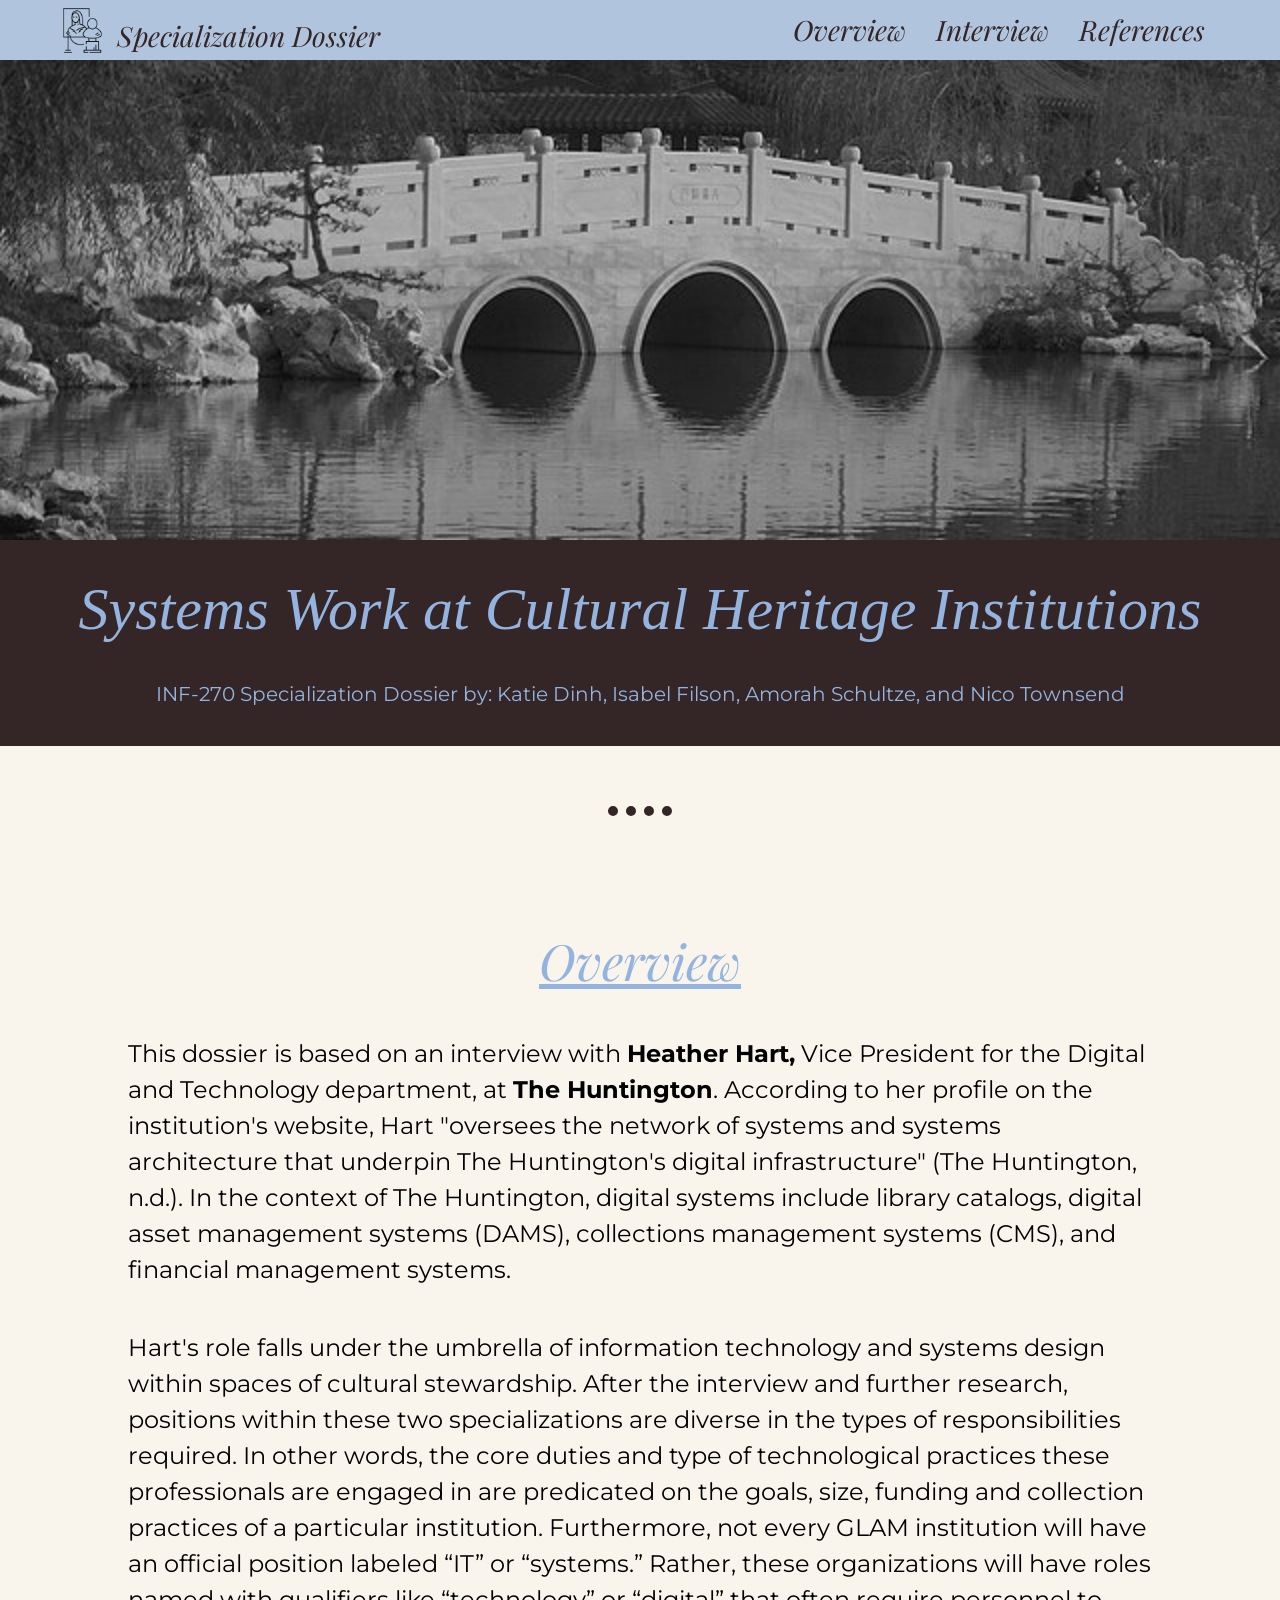
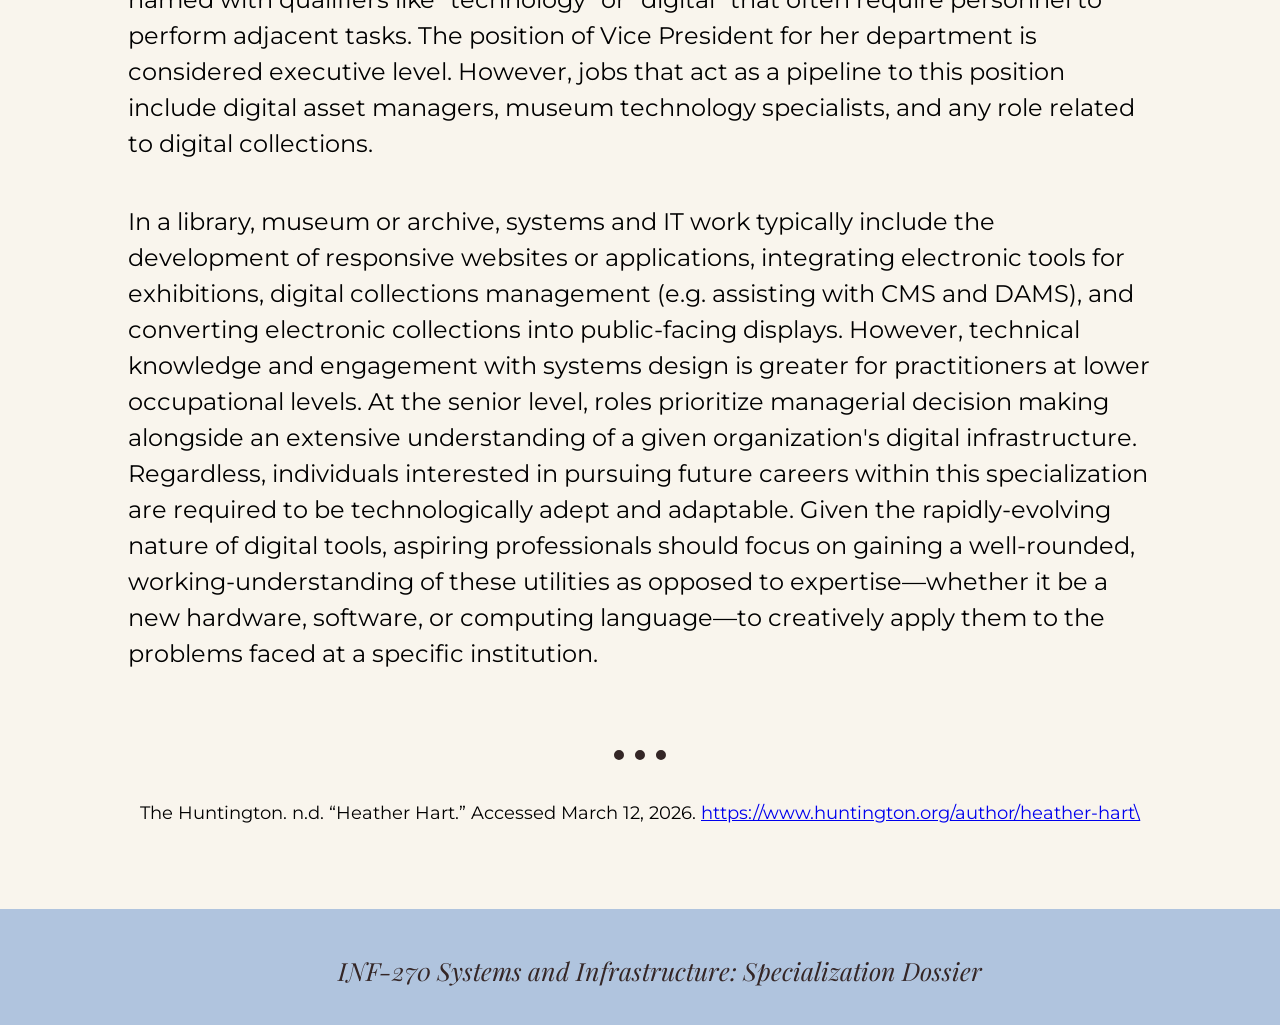
<file: index.html>
<!DOCTYPE html>
<html lang="eng">
<head>
    <meta charset="UTF-8">
    <meta http-equiv="X-UA-Compatible" content="IE=edge">
    <meta name="viewport" content="width=device-width, initial-scale=1.0">
    <title>Specialization Dossier</title>

    <link rel="preconnect" href="https://fonts.googleapis.com">
    <link rel="preconnect" href="https://fonts.gstatic.com" crossorigin>
    <link href="https://fonts.googleapis.com/css2?family=Playfair+Display:ital,wght@0,400..900;1,400..900&family=Source+Sans+3:ital,wght@0,200..900;1,200..900&display=swap" rel="stylesheet">

    <link rel="preconnect" href="https://fonts.googleapis.com">
    <link rel="preconnect" href="https://fonts.gstatic.com" crossorigin>
    <link href="https://fonts.googleapis.com/css2?family=Montserrat:ital,wght@0,100..900;1,100..900&display=swap" rel="stylesheet">

    <link rel="stylesheet" href="style.css">
</head>

<body>
    <header class="hero">
    </header>
    <header class="header-main">
        <div class="icon">
            <img src="museum.png" style="width: 45px; height:45px"> 
        </div>
        <div class="specializationdossier">
            <p>Specialization Dossier</p>
        </div>
        <nav>
            <ul>
                <li><a href="index.html">Overview</a>
                    <ul>
                        <li><a href="typical tasks.html">Typical Tasks</a></li>
                        <li><a href="professionalcontext.html">Professional Context</a></li>
                        <li><a href="jobmarketoutlook.html">Job-Market Outlook</a></li>
                        <li><a href="techskillsnap.html">Technical Skill Snapshot</a></li>
                        <li><a href="trainingagenda.html">Training Agenda</a></li>
                        <li><a href="labortrends.html">Labor Trends</a></li>
                        <li><a href="ai.html">AI Implications</a></li>
                        <li><a href="con.html">Contributions</a></li>
                    </ul>
                </li>
                <li><a href="interview.html">Interview</a></li>
                <li><a href="references.html">References</a></li>
            </ul>
        </nav>
    </header>

    <div class="hero-content">
        <h1 class="title">Systems Work at Cultural Heritage Institutions</h1>
        <p class="subtitle">INF-270 Specialization Dossier by: Katie Dinh, Isabel Filson, Amorah Schultze, and Nico Townsend</p>
    </div>

    <hr class="my-divider">

    <div class="overview">
        <p>Overview</p>
    </div>
    <div class="content">
        <p>
            This dossier is based on an interview with <b>Heather Hart,</b> Vice President for the Digital and Technology department, at <b>The Huntington</b>. According to her profile on the institution's website, Hart "oversees the network of systems and systems architecture that underpin The Huntington's digital infrastructure" (The Huntington, n.d.). In the context of The Huntington, digital systems include library catalogs, digital asset management systems (DAMS), collections management systems (CMS), and financial management systems. 
        </p>
        <p>
            Hart's role falls under the umbrella of information technology and systems design within spaces of cultural stewardship. After the interview and further research, positions within these two specializations are diverse in the types of responsibilities required. In other words, the core duties and type of technological practices these professionals are engaged in are predicated on the goals, size, funding and collection practices of a particular institution. Furthermore, not every GLAM institution will have an official position labeled “IT” or “systems.” Rather, these organizations will have roles named with qualifiers like “technology” or “digital” that often require personnel to perform adjacent tasks. The position of Vice President for her department is considered executive level. However, jobs that act as a pipeline to this position include digital asset managers, museum technology specialists, and any role related to digital collections.
        </p>
        <p>
            In a library, museum or archive, systems and IT work typically include the development of responsive websites or applications, integrating electronic tools for exhibitions, digital collections management (e.g. assisting with CMS and DAMS), and converting electronic collections into public-facing displays. However, technical knowledge and engagement with systems design is greater for practitioners at lower occupational levels. At the senior level, roles prioritize managerial decision making alongside an extensive understanding of a given organization's digital infrastructure. Regardless, individuals interested in pursuing future careers within this specialization are required to be technologically adept and adaptable. Given the rapidly-evolving nature of digital tools, aspiring professionals should focus on gaining a well-rounded, working-understanding of these utilities as opposed to expertise—whether it be a new hardware, software, or computing language—to creatively apply them to the problems faced at a specific institution. 
        </p>

        <hr class="my-divider">
    </div>

    <div class="reference1">
        <p>The Huntington. n.d. “Heather Hart.” Accessed March 12, 2026. <a href="https://www.huntington.org/author/heather-hart\">https://www.huntington.org/author/heather-hart\</a></p>
    </div>

    <footer class="footer">
        <p>INF-270 Systems and Infrastructure: Specialization Dossier</p>
    </footer>

</body>

</html>
</file>
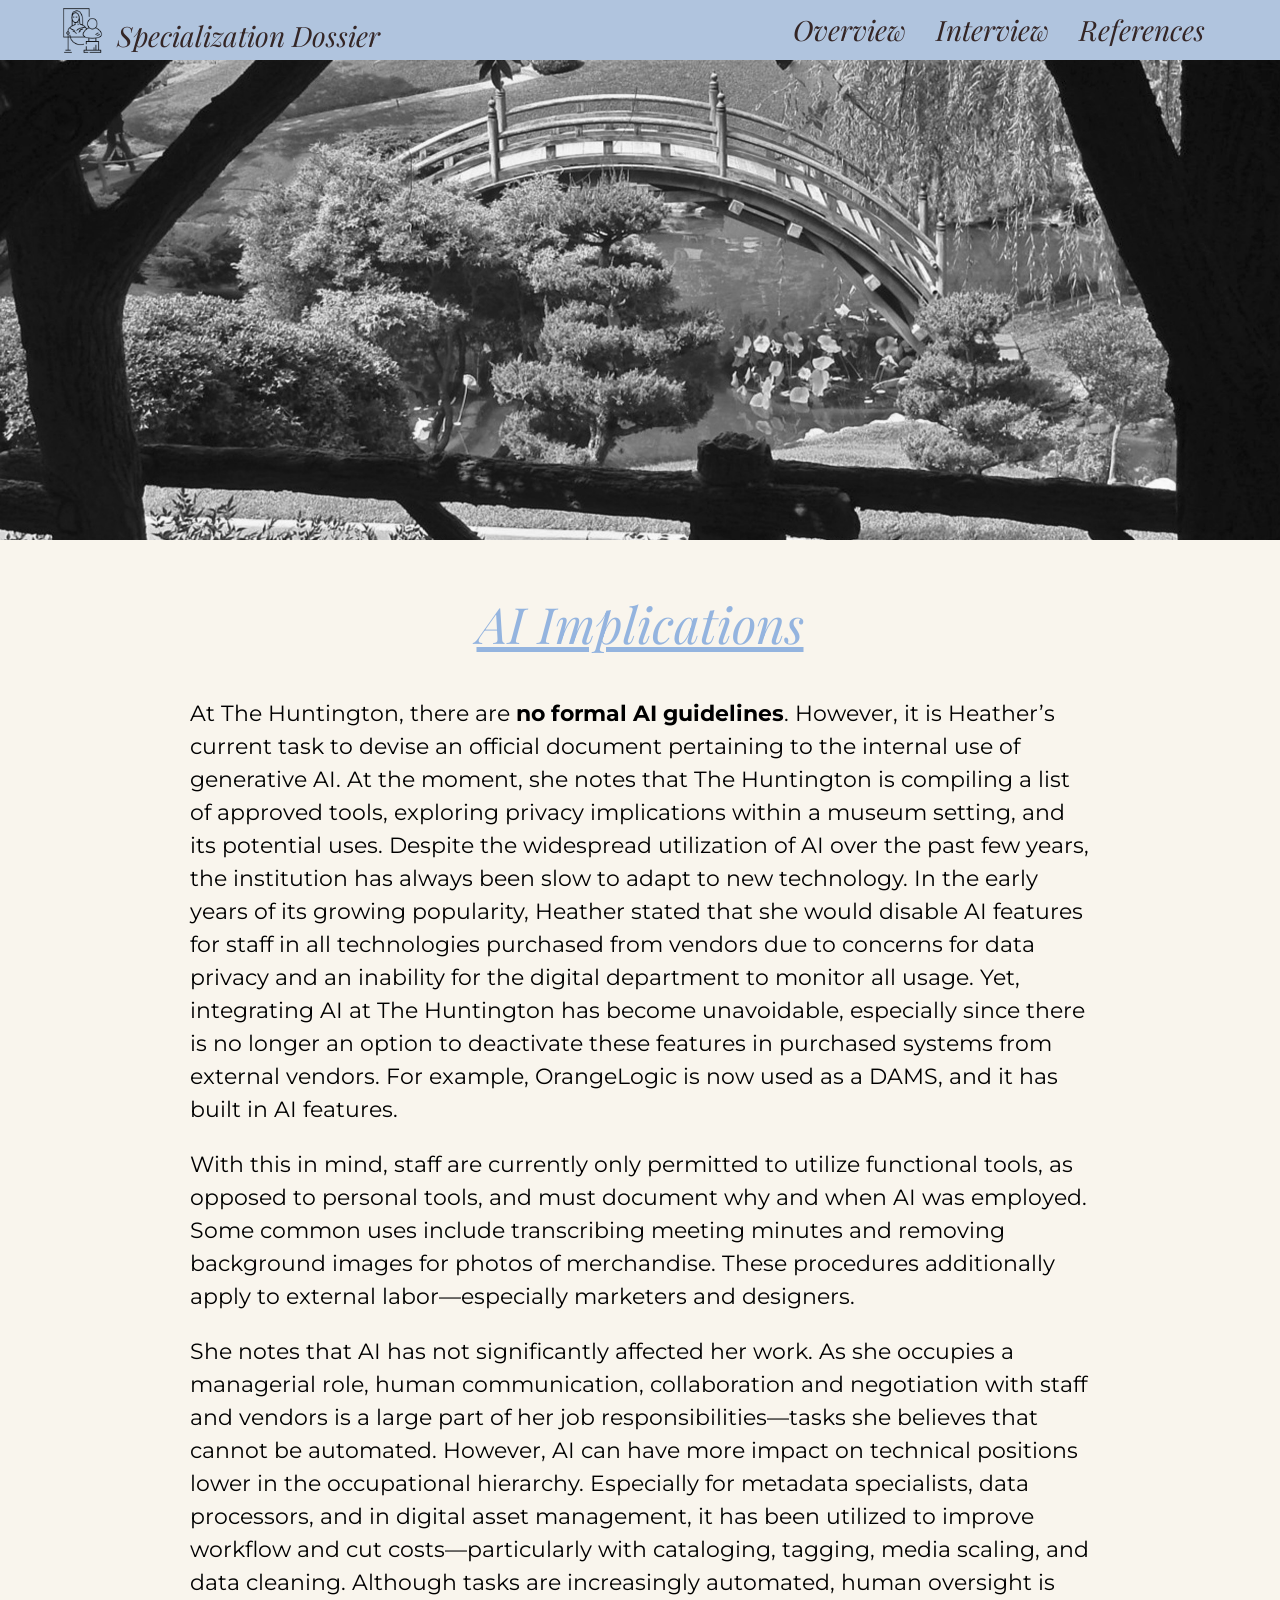
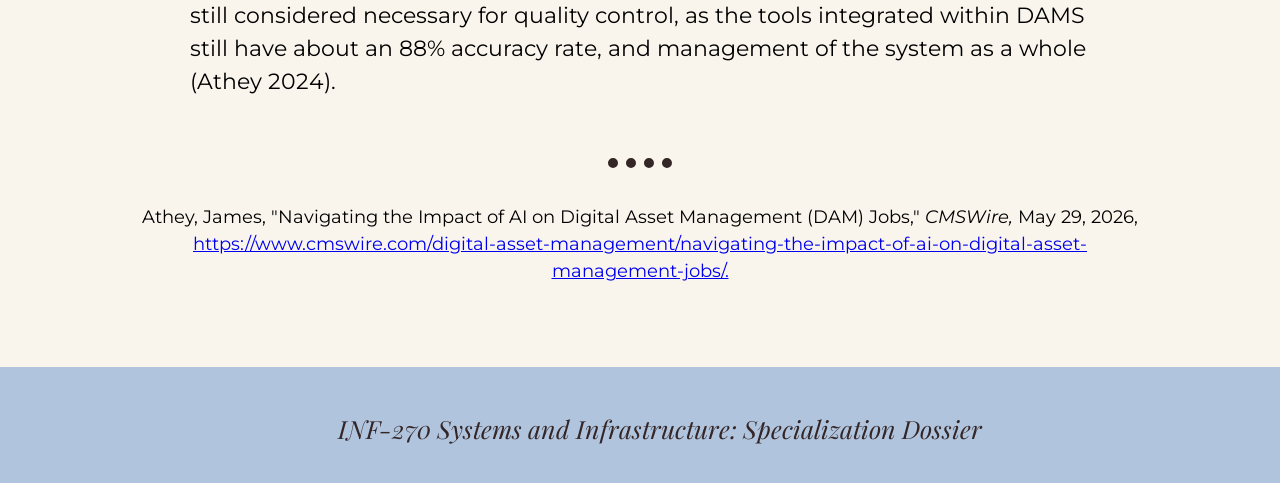
<file: ai.html>
<!DOCTYPE html>
<html lang="eng">
<head>
    <meta charset="UTF-8">
    <meta http-equiv="X-UA-Compatible" content="IE=edge">
    <meta name="viewport" content="width=device-width, initial-scale=1.0">
    <title>Specialization Dossier</title>

    <link rel="preconnect" href="https://fonts.googleapis.com">
    <link rel="preconnect" href="https://fonts.gstatic.com" crossorigin>
    <link href="https://fonts.googleapis.com/css2?family=Playfair+Display:ital,wght@0,400..900;1,400..900&family=Source+Sans+3:ital,wght@0,200..900;1,200..900&display=swap" rel="stylesheet">

    <link rel="preconnect" href="https://fonts.googleapis.com">
    <link rel="preconnect" href="https://fonts.gstatic.com" crossorigin>
    <link href="https://fonts.googleapis.com/css2?family=Montserrat:ital,wght@0,100..900;1,100..900&display=swap" rel="stylesheet">

    <link rel="stylesheet" href="style.css">
</head>

<body>
    <header class="hero8">
    </header>
    <header class="header-main">
        <div class="icon">
            <img src="museum.png" style="width: 45px; height:45px"> 
        </div>
        <div class="specializationdossier">
            <p>Specialization Dossier</p>
        </div>
      
        <nav>
            <ul>
                <li><a href="index.html">Overview</a>
                    <ul>
                        <li><a href="typical tasks.html">Typical Tasks</a></li>
                        <li><a href="professionalcontext.html">Professional Context</a></li>
                        <li><a href="jobmarketoutlook.html">Job-Market Outlook</a></li>
                        <li><a href="techskillsnap.html">Technical Skill Snapshot</a></li>
                        <li><a href="trainingagenda.html">Training Agenda</a></li>
                        <li><a href="labortrends.html">Labor Trends</a></li>
                        <li><a href="ai.html">AI Implications</a></li>
                        <li><a href="con.html">Contributions</a></li>
                    </ul>
                </li>
                <li><a href="interview.html">Interview</a></li>
                <li><a href="references.html">References</a></li>
            </ul>
        </nav>
    </header>

    <div class="aititle">
        <p>AI Implications</p>
    </div>

    <div class="aicontent">
        <p>At The Huntington, there are <b>no formal AI guidelines</b>. However, it is Heather’s current task to devise an official document pertaining to the internal use of generative AI. At the moment, she notes that The Huntington is compiling a list of approved tools, exploring privacy implications within a museum setting, and its potential uses. Despite the widespread utilization of AI over the past few years, the institution has always been slow to adapt to new technology. In the early years of its growing popularity, Heather stated that she would disable AI features for staff in all technologies purchased from vendors due to concerns for data privacy and an inability for the digital department to monitor all usage. Yet, integrating AI at The Huntington has become unavoidable, especially since there is no longer an option to deactivate these features in purchased systems from external vendors. For example, OrangeLogic is now used as a DAMS, and it has built in AI features.</p>

        <p> With this in mind, staff are currently only permitted to utilize functional tools, as opposed to personal tools, and must document why and when AI was employed. Some common uses include transcribing meeting minutes and removing background images for photos of merchandise. These procedures additionally apply to external labor—especially marketers and designers.<p>

        <p>She notes that AI has not significantly affected her work. As she occupies a managerial role, human communication, collaboration and negotiation with staff and vendors is a large part of her job responsibilities—tasks she believes that cannot be automated. However, AI can have more impact on technical positions lower in the occupational hierarchy. Especially for metadata specialists, data processors, and in digital asset management, it has been utilized to improve workflow and cut costs—particularly with cataloging, tagging, media scaling, and data cleaning. Although tasks are increasingly automated, human oversight is still considered necessary for quality control, as the tools integrated within DAMS still have about an 88% accuracy rate, and management of the system as a whole (Athey 2024).</p>
    </div>

    <hr class="my-divider">

    <div class="reference4">
        <p>Athey, James, "Navigating the Impact of AI on Digital Asset Management (DAM) Jobs," <i>CMSWire,</i> May 29, 2026, <a href="https://www.cmswire.com/digital-asset-management/navigating-the-impact-of-ai-on-digital-asset-management-jobs/">https://www.cmswire.com/digital-asset-management/navigating-the-impact-of-ai-on-digital-asset-management-jobs/.</a></p>
    </div>

     <footer class="footer">
        <p>INF-270 Systems and Infrastructure: Specialization Dossier</p>
    </footer>

</body>
</file>
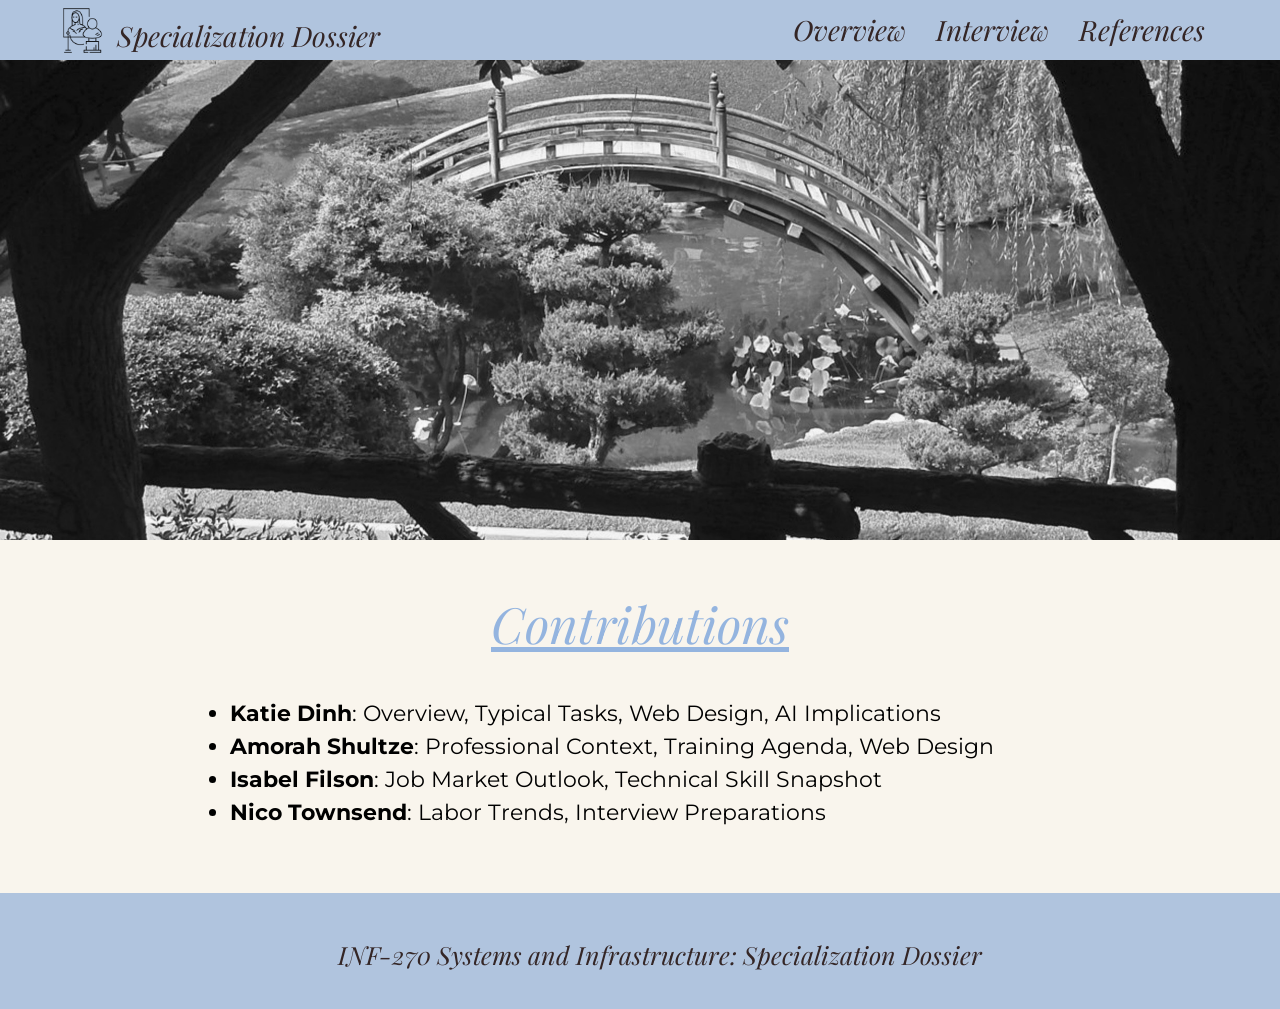
<file: con.html>
<!DOCTYPE html>
<html lang="eng">
<head>
    <meta charset="UTF-8">
    <meta http-equiv="X-UA-Compatible" content="IE=edge">
    <meta name="viewport" content="width=device-width, initial-scale=1.0">
    <title>Specialization Dossier</title>

    <link rel="preconnect" href="https://fonts.googleapis.com">
    <link rel="preconnect" href="https://fonts.gstatic.com" crossorigin>
    <link href="https://fonts.googleapis.com/css2?family=Playfair+Display:ital,wght@0,400..900;1,400..900&family=Source+Sans+3:ital,wght@0,200..900;1,200..900&display=swap" rel="stylesheet">

    <link rel="preconnect" href="https://fonts.googleapis.com">
    <link rel="preconnect" href="https://fonts.gstatic.com" crossorigin>
    <link href="https://fonts.googleapis.com/css2?family=Montserrat:ital,wght@0,100..900;1,100..900&display=swap" rel="stylesheet">

    <link rel="stylesheet" href="style.css">
</head>

<body>
    <header class="hero8">
    </header>
    <header class="header-main">
        <div class="icon">
            <img src="museum.png" style="width: 45px; height:45px"> 
        </div>
        <div class="specializationdossier">
            <p>Specialization Dossier</p>
        </div>
      
        <nav>
            <ul>
                <li><a href="index.html">Overview</a>
                    <ul>
                        <li><a href="typical tasks.html">Typical Tasks</a></li>
                        <li><a href="professionalcontext.html">Professional Context</a></li>
                        <li><a href="jobmarketoutlook.html">Job-Market Outlook</a></li>
                        <li><a href="techskillsnap.html">Technical Skill Snapshot</a></li>
                        <li><a href="trainingagenda.html">Training Agenda</a></li>
                        <li><a href="labortrends.html">Labor Trends</a></li>
                        <li><a href="ai.html">AI Implications</a></li>
                        <li><a href="con.html">Contributions</a></li>
                    </ul>
                </li>
                <li><a href="interview.html">Interview</a></li>
                <li><a href="references.html">References</a></li>
            </ul>
        </nav>
    </header>

    <div class="contitle">
        <p>Contributions</p>
    </div>

    <div class="concontent">
        <ul>
            <li><b>Katie Dinh</b>: Overview, Typical Tasks, Web Design, AI Implications</li>
            <li><b>Amorah Shultze</b>: Professional Context, Training Agenda, Web Design</li>
            <li><b>Isabel Filson</b>: Job Market Outlook, Technical Skill Snapshot</li>
            <li><b>Nico Townsend</b>: Labor Trends, Interview Preparations</li>
        </ul>
    </div>

     <footer class="footer">
        <p>INF-270 Systems and Infrastructure: Specialization Dossier</p>
    </footer>

</body>
</file>
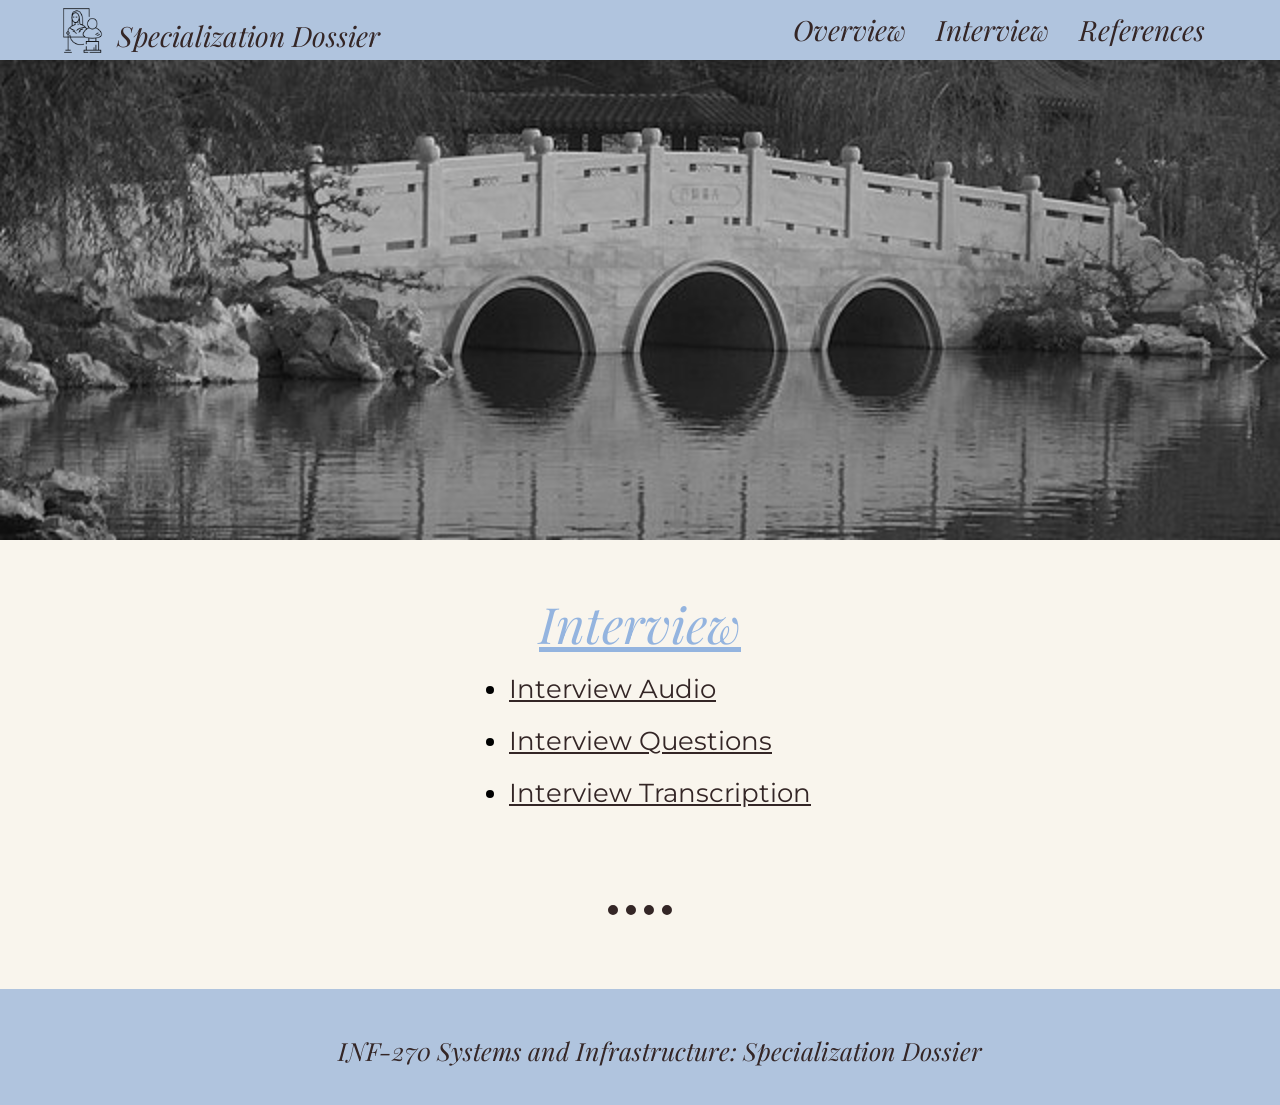
<file: interview.html>
<!DOCTYPE html>
<html lang="eng">
<head>
    <meta charset="UTF-8">
    <meta http-equiv="X-UA-Compatible" content="IE=edge">
    <meta name="viewport" content="width=device-width, initial-scale=1.0">
    <title>Specialization Dossier</title>

    <link rel="preconnect" href="https://fonts.googleapis.com">
    <link rel="preconnect" href="https://fonts.gstatic.com" crossorigin>
    <link href="https://fonts.googleapis.com/css2?family=Playfair+Display:ital,wght@0,400..900;1,400..900&family=Source+Sans+3:ital,wght@0,200..900;1,200..900&display=swap" rel="stylesheet">

    <link rel="preconnect" href="https://fonts.googleapis.com">
    <link rel="preconnect" href="https://fonts.gstatic.com" crossorigin>
    <link href="https://fonts.googleapis.com/css2?family=Montserrat:ital,wght@0,100..900;1,100..900&display=swap" rel="stylesheet">

    <link rel="stylesheet" href="style.css">
</head>

<body>
    <header class="hero">
    </header>
    <header class="header-main">
        <div class="icon">
            <img src="museum.png" style="width: 45px; height:45px"> 
        </div>
        <div class="specializationdossier">
            <p>Specialization Dossier</p>
        </div>
        
        <nav>
            <ul>
                <li><a href="index.html">Overview</a>
                    <ul>
                        <li><a href="typical tasks.html">Typical Tasks</a></li>
                        <li><a href="professionalcontext.html">Professional Context</a></li>
                        <li><a href="jobmarketoutlook.html">Job-Market Outlook</a></li>
                        <li><a href="techskillsnap.html">Technical Skill Snapshot</a></li>
                        <li><a href="trainingagenda.html">Training Agenda</a></li>
                        <li><a href="labortrends.html">Labor Trends</a></li>
                        <li><a href="ai.html">AI Implications</a></li>
                        <li><a href="con.html">Contributions</a></li>
                    </ul>
                </li>
                <li><a href="interview.html">Interview</a></li>
                <li><a href="references.html">References</a></li>
            </ul>
        </nav> 
    </header>

    <div class="interviewtitle">
        <p>Interview</p>
    </div>

    <div class="imaterials">
        <ul>
            <li><a href="https://drive.google.com/file/d/1c_moO1cpTCsff6AShShE4Yu24xeMCNZO/view?usp=drive_link">Interview Audio</a></li>
            <li><a href="questions.pdf">Interview Questions</a></li>
            <li><a href="https://drive.google.com/file/d/19dJtGqli6WXVyblGk67k4Xl9icqNPKGz/view?usp=drive_link">Interview Transcription</a></li>
        </ul>
    </div>

    <hr class="my-divider">

    <footer class="footer">
        <p>INF-270 Systems and Infrastructure: Specialization Dossier</p>
    </footer>
</file>
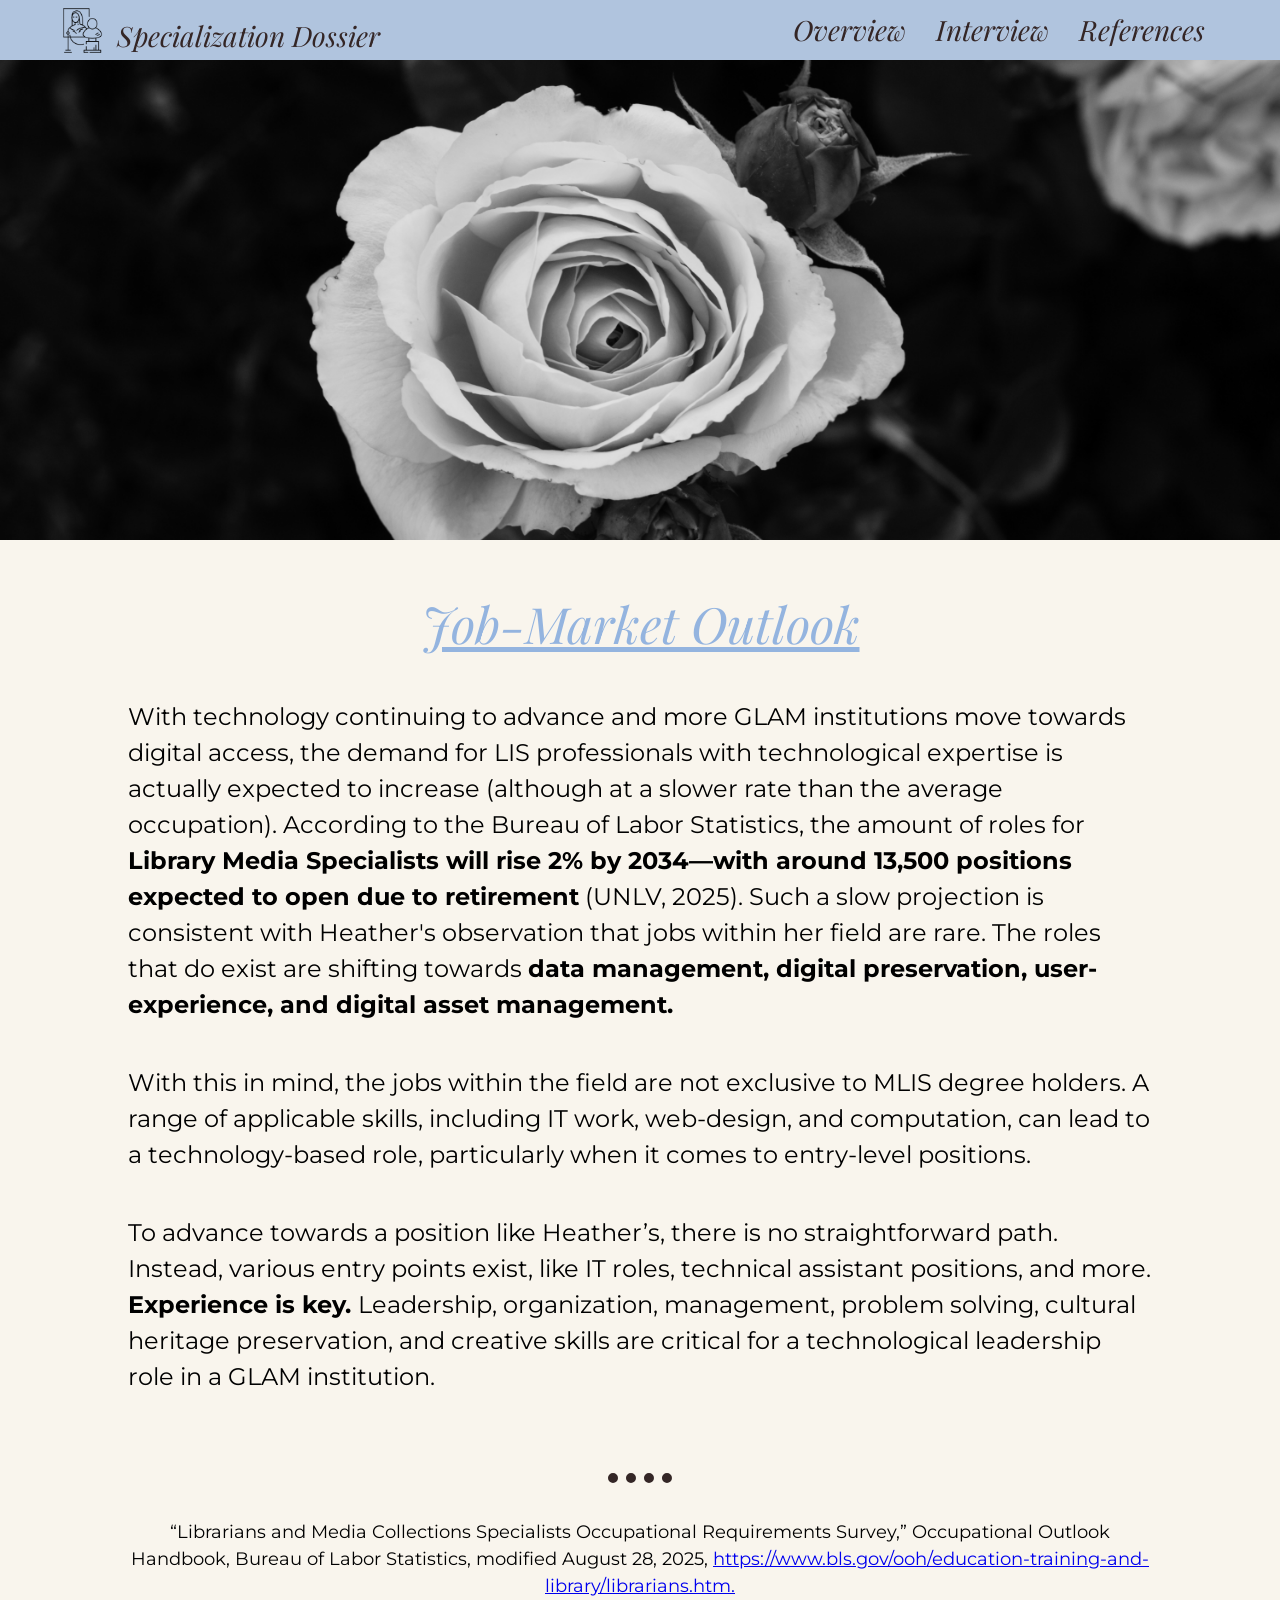
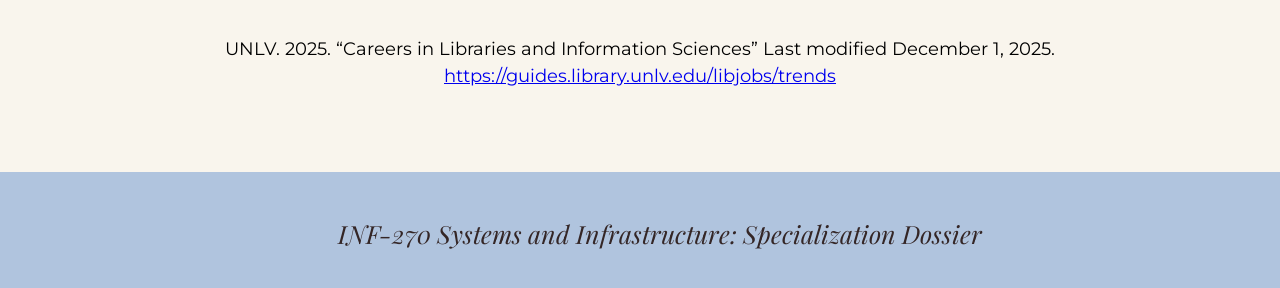
<file: jobmarketoutlook.html>
<!DOCTYPE html>
<html lang="eng">
<head>
    <meta charset="UTF-8">
    <meta http-equiv="X-UA-Compatible" content="IE=edge">
    <meta name="viewport" content="width=device-width, initial-scale=1.0">
    <title>Specialization Dossier</title>

    <link rel="preconnect" href="https://fonts.googleapis.com">
    <link rel="preconnect" href="https://fonts.gstatic.com" crossorigin>
    <link href="https://fonts.googleapis.com/css2?family=Playfair+Display:ital,wght@0,400..900;1,400..900&family=Source+Sans+3:ital,wght@0,200..900;1,200..900&display=swap" rel="stylesheet">

    <link rel="preconnect" href="https://fonts.googleapis.com">
    <link rel="preconnect" href="https://fonts.gstatic.com" crossorigin>
    <link href="https://fonts.googleapis.com/css2?family=Montserrat:ital,wght@0,100..900;1,100..900&display=swap" rel="stylesheet">

    <link rel="stylesheet" href="style.css">
</head>
<body>
 <header class="hero4"></header>
 <header class="header-main">
        <div class="icon">
            <img src="museum.png" style="width: 45px; height:45px"> 
        </div>
        <div class="specializationdossier">
            <p>Specialization Dossier</p>
        </div>
        <nav>
            <ul>
                <li><a href="index.html">Overview</a>
                    <ul>
                        <li><a href="typical tasks.html">Typical Tasks</a></li>
                        <li><a href="professionalcontext.html">Professional Context</a></li>
                        <li><a href="jobmarketoutlook.html">Job-Market Outlook</a></li>
                        <li><a href="techskillsnap.html">Technical Skill Snapshot</a></li>
                        <li><a href="trainingagenda.html">Training Agenda</a></li>
                        <li><a href="labortrends.html">Labor Trends</a></li>
                        <li><a href="ai.html">AI Implications</a></li>
                        <li><a href="con.html">Contributions</a></li>
                    </ul>
                </li>
                <li><a href="interview.html">Interview</a></li>
                <li><a href="references.html">References</a></li>
            </ul>
        </nav>
    </header>

  <div class="jbtitle">
        <p>Job-Market Outlook</p>
  </div>

  <div class="jbcontent">
    <p>With technology continuing to advance and more GLAM institutions move towards digital access, the demand for LIS professionals with technological expertise is actually expected to increase (although at a slower rate than the average occupation). According to the Bureau of Labor Statistics, the amount of roles for <b>Library Media Specialists will rise 2% by 2034—with around 13,500 positions expected to open due to retirement</b> (UNLV, 2025). Such a slow projection is consistent with Heather's observation that jobs within her field are rare. The roles that do exist are shifting towards <b>data management, digital preservation, user-experience, and digital asset management.</b></p>

    <p>With this in mind, the jobs within the field are not exclusive to MLIS degree holders. A range of applicable skills, including IT work, web-design, and computation, can lead to a technology-based role, particularly when it comes to entry-level positions.</p>

    <p>To advance towards a position like Heather’s, there is no straightforward path. Instead, various entry points exist, like IT roles, technical assistant positions, and more. <b>Experience is key. </b>Leadership, organization, management, problem solving, cultural heritage preservation, and creative skills are critical for a technological leadership role in a GLAM institution. </p> 
  </div>

  <hr class="my-divider">
  <div class="reference2">
    <p>“Librarians and Media Collections Specialists Occupational Requirements Survey,” Occupational Outlook Handbook, Bureau of Labor Statistics, modified August 28, 2025, <a href="https://www.bls.gov/ooh/education-training-and-library/librarians.htm">https://www.bls.gov/ooh/education-training-and-library/librarians.htm.</a></p>

    <p>UNLV. 2025. “Careers in Libraries and Information Sciences” Last modified December 1, 2025. <a href="https://guides.library.unlv.edu/libjobs/trends">https://guides.library.unlv.edu/libjobs/trends</a></p>
    
  </div>

  <footer class="footer">
        <p>INF-270 Systems and Infrastructure: Specialization Dossier</p>
  </footer>
</body>
</html>
</file>
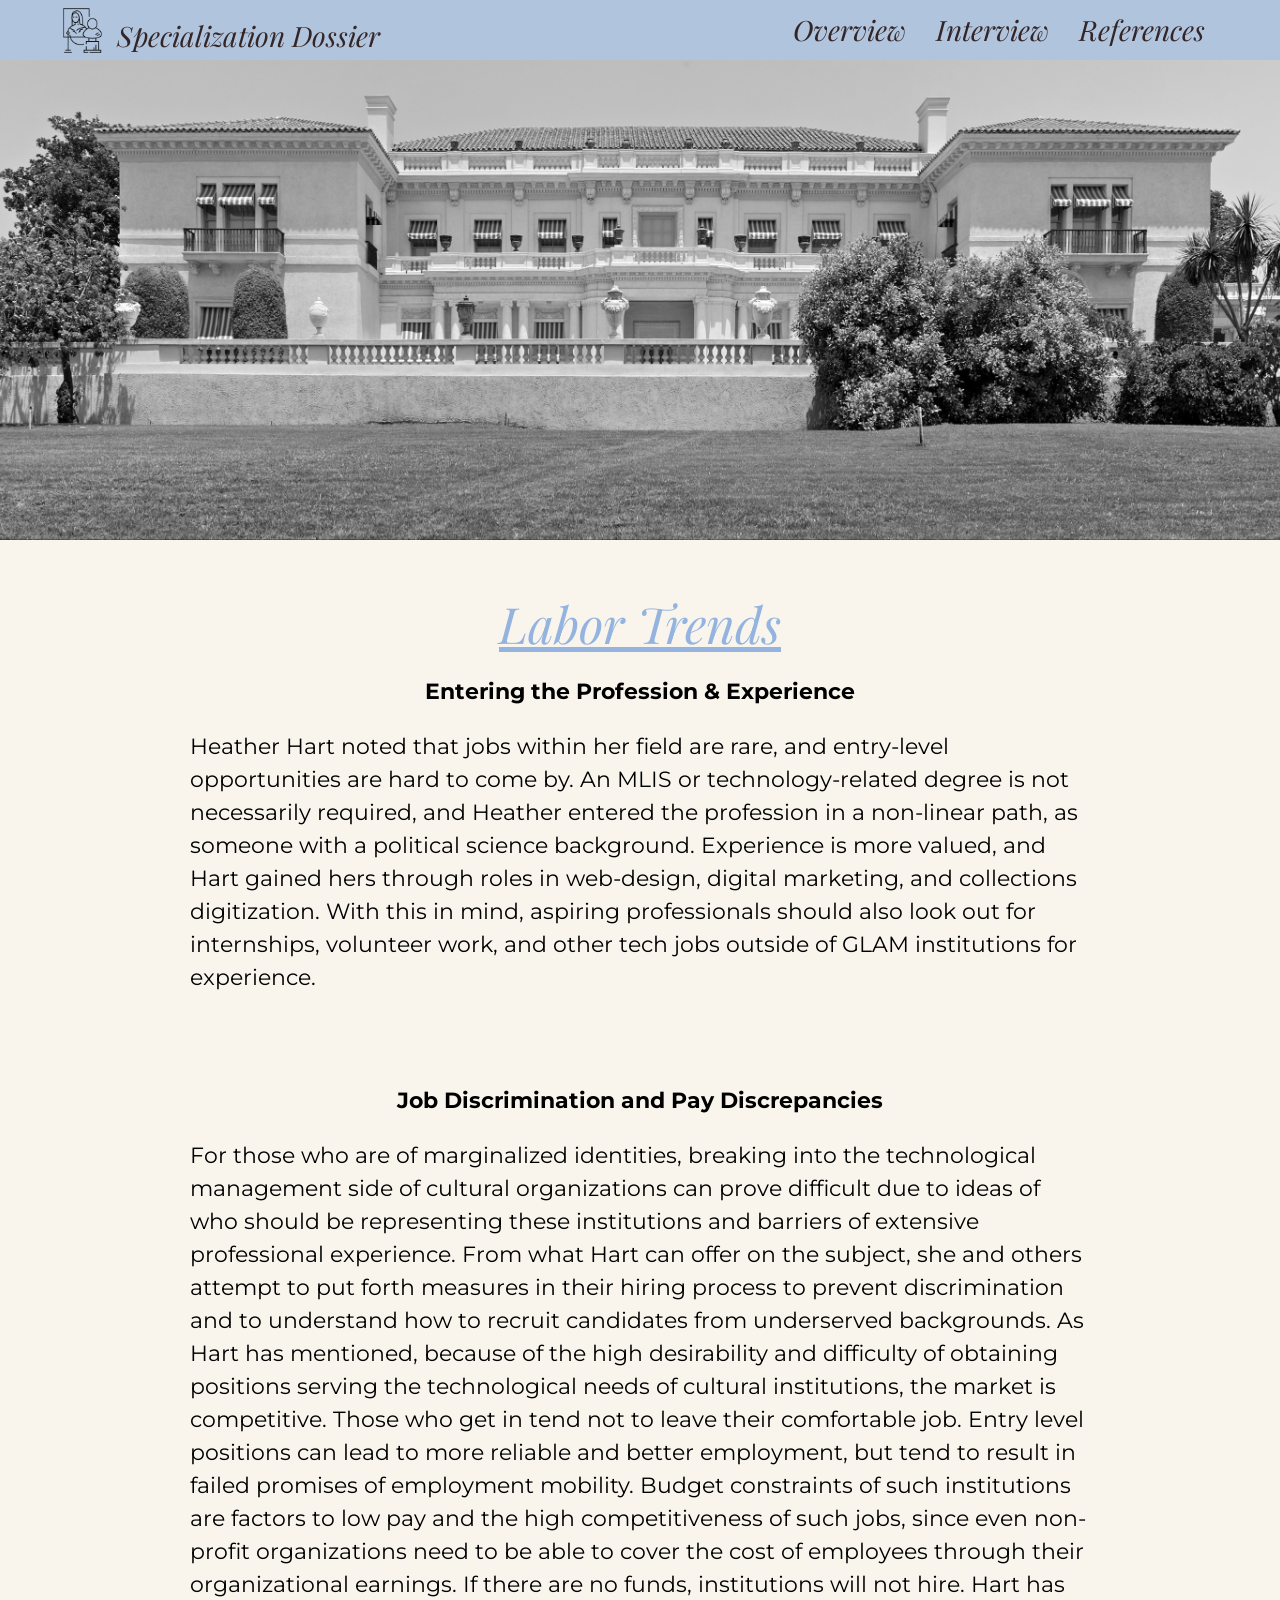
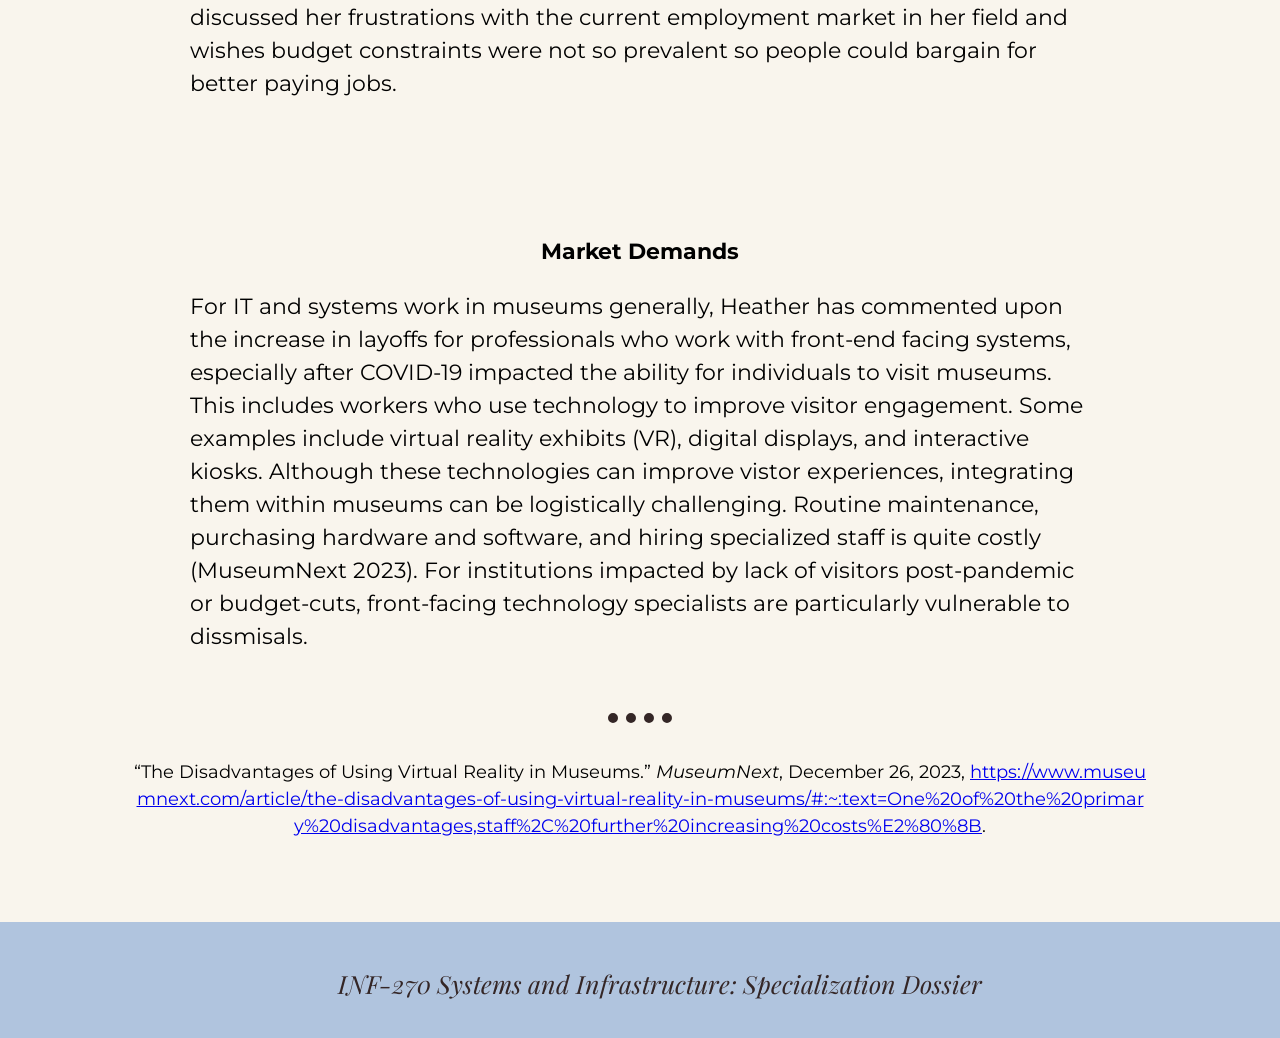
<file: labortrends.html>
<!DOCTYPE html>
<html lang="eng">
<head>
    <meta charset="UTF-8">
    <meta http-equiv="X-UA-Compatible" content="IE=edge">
    <meta name="viewport" content="width=device-width, initial-scale=1.0">
    <title>Specialization Dossier</title>

    <link rel="preconnect" href="https://fonts.googleapis.com">
    <link rel="preconnect" href="https://fonts.gstatic.com" crossorigin>
    <link href="https://fonts.googleapis.com/css2?family=Playfair+Display:ital,wght@0,400..900;1,400..900&family=Source+Sans+3:ital,wght@0,200..900;1,200..900&display=swap" rel="stylesheet">

    <link rel="preconnect" href="https://fonts.googleapis.com">
    <link rel="preconnect" href="https://fonts.gstatic.com" crossorigin>
    <link href="https://fonts.googleapis.com/css2?family=Montserrat:ital,wght@0,100..900;1,100..900&display=swap" rel="stylesheet">

    <link rel="stylesheet" href="style.css">
</head>
<body>
 <header class="hero7"></header>
 <header class="header-main">
        <div class="icon">
            <img src="museum.png" style="width: 45px; height:45px"> 
        </div>
        <div class="specializationdossier">
            <p>Specialization Dossier</p>
        </div>
        <nav>
            <ul>
                <li><a href="index.html">Overview</a>
                    <ul>
                        <li><a href="typical tasks.html">Typical Tasks</a></li>
                        <li><a href="professionalcontext.html">Professional Context</a></li>
                        <li><a href="jobmarketoutlook.html">Job-Market Outlook</a></li>
                        <li><a href="techskillsnap.html">Technical Skill Snapshot</a></li>
                        <li><a href="trainingagenda.html">Training Agenda</a></li>
                        <li><a href="labortrends.html">Labor Trends</a></li>
                        <li><a href="ai.html">AI Implications</a></li>
                        <li><a href="con.html">Contributions</a></li>
                    </ul>
                </li>
                <li><a href="index.html">Interview</a></li>
                <li><a href="index.html">References</a></li>
            </ul>
        </nav>
    </header>

  <div class="labortrendstitle">
        <p>Labor Trends</p>
  </div>
<div class="labortrendcontainer">
  <div class="enterprofession">
    <header><b>Entering the Profession & Experience</b></header>
    <p>Heather Hart noted that jobs within her field are rare, and entry-level opportunities are hard to come by. An MLIS or technology-related degree is not necessarily required, and Heather entered the profession in a non-linear path, as someone with a political science background. Experience is more valued, and Hart gained hers through roles in web-design, digital marketing, and collections digitization. With this in mind, aspiring professionals should also look out for internships, volunteer work, and other tech jobs outside of GLAM institutions for experience.</p>
  </div>

  <div class="jobdis">
    <header><b>Job Discrimination and Pay Discrepancies</b></header>
    <p>
      For those who are of marginalized identities, breaking into the technological management side of cultural organizations can prove difficult due to ideas of who should be representing these institutions and barriers of extensive professional experience. From what Hart can offer on the subject, she and others attempt to put forth measures in their hiring process to prevent discrimination and to understand how to recruit candidates from underserved backgrounds. 

      As Hart has mentioned, because of the high desirability and difficulty of obtaining positions serving the technological needs of cultural institutions, the market is competitive. Those who get in tend not to leave their comfortable job. Entry level positions can lead to more reliable and better employment, but tend to result in failed promises of employment mobility. 

      Budget constraints of such institutions are factors to low pay and the high competitiveness of such jobs, since even non- profit organizations need to be able to cover the cost of employees through their organizational earnings. If there are no funds, institutions will not hire. Hart has discussed her frustrations with the current employment market in her field and wishes budget constraints were not so prevalent so people could bargain for better paying jobs.
    </p>
  </div>

 <div class="md">
    <header><b>Market Demands</b></header>
    <p>
      For IT and systems work in museums generally, Heather has commented upon the increase in layoffs for professionals who work with front-end facing systems, especially after COVID-19 impacted the ability for individuals to visit museums. This includes workers who use technology to improve visitor engagement. Some examples include virtual reality exhibits (VR), digital displays, and interactive kiosks. 

      Although these technologies can improve vistor experiences, integrating them within museums can be logistically challenging. Routine maintenance, purchasing hardware and software, and hiring specialized staff is quite costly (MuseumNext 2023). For institutions impacted by lack of visitors post-pandemic or budget-cuts, front-facing technology specialists are particularly vulnerable to dissmisals. </p>
</div>
    
</div>

   <hr class="my-divider">

 <div class="reference3">
    <p>“The Disadvantages of Using Virtual Reality in Museums.” <i>MuseumNext</i>, December 26, 2023, <a href="https://www.museumnext.com/article/the-disadvantages-of-using-virtual-reality-in-museums/#:~:text=One%20of%20the%20primary%20disadvantages,staff%2C%20further%20increasing%20costs%E2%80%8B">https://www.museumnext.com/article/the-disadvantages-of-using-virtual-reality-in-museums/#:~:text=One%20of%20the%20primary%20disadvantages,staff%2C%20further%20increasing%20costs%E2%80%8B</a>.</p>

   </div>

     <footer class="footer">
        <p>INF-270 Systems and Infrastructure: Specialization Dossier</p>
    </footer>
</body>
</html>
</file>
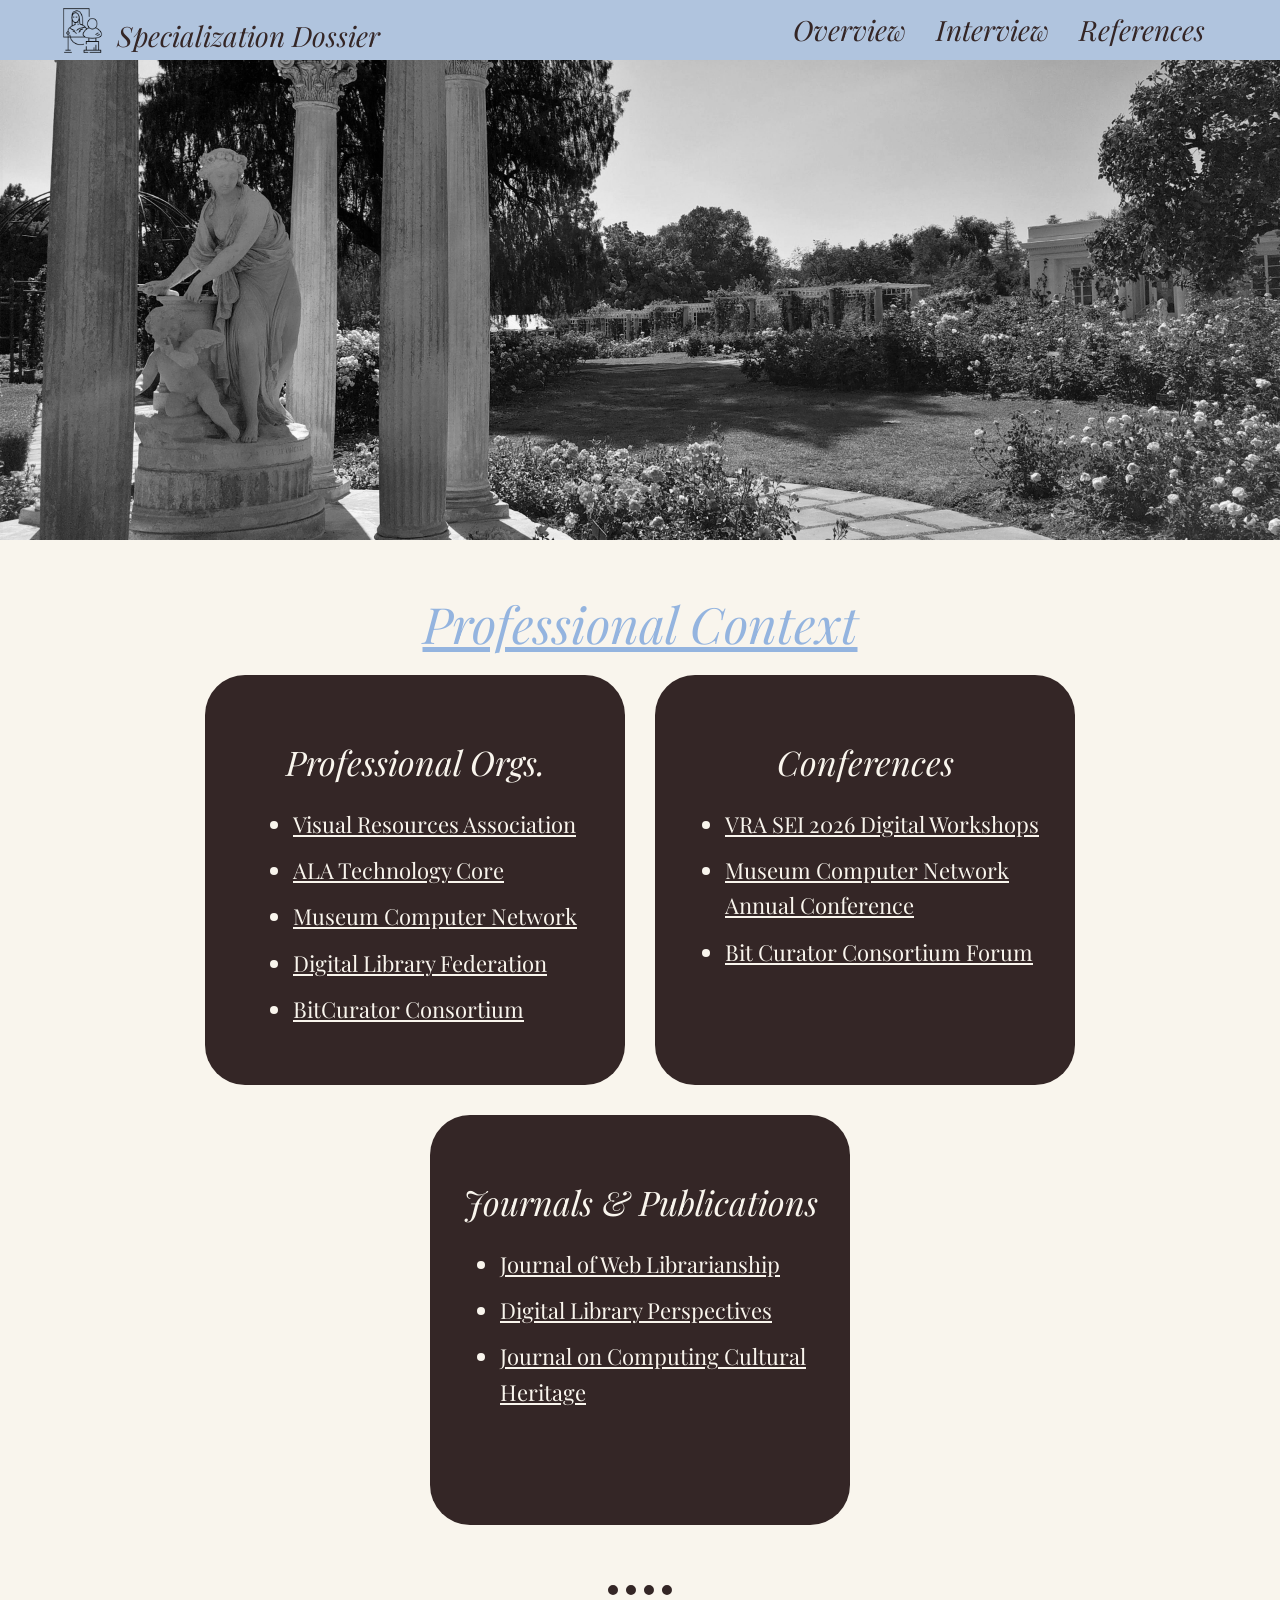
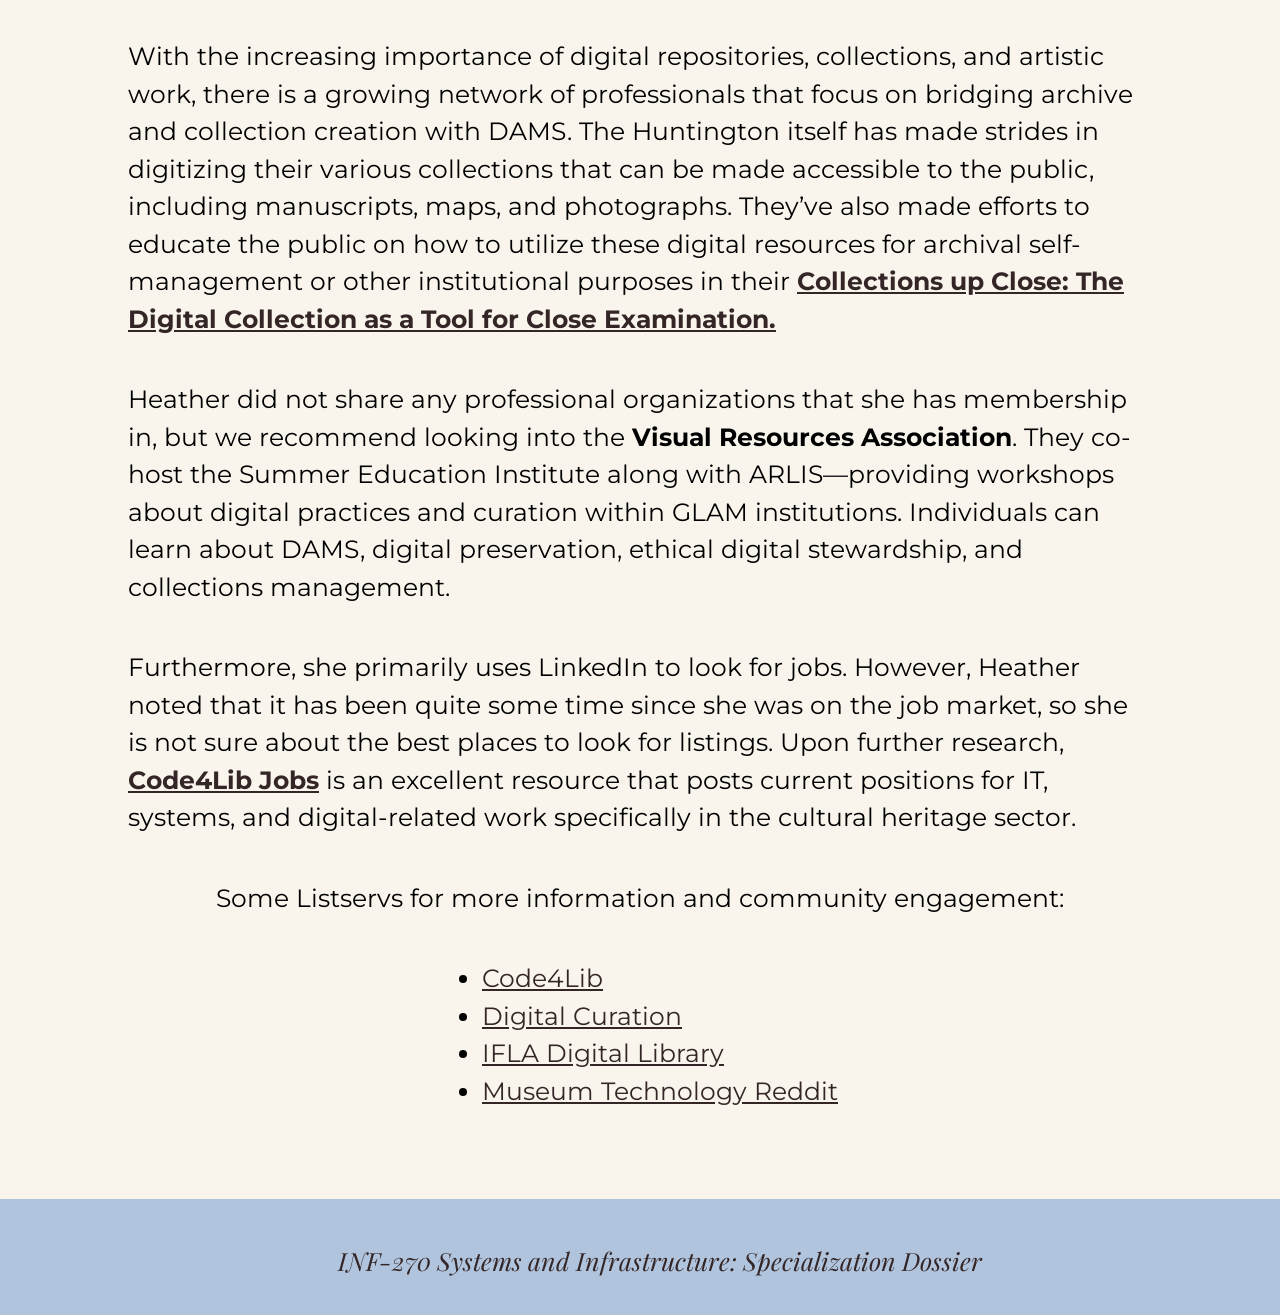
<file: professionalcontext.html>
<!DOCTYPE html>
<html lang="eng">
<head>
    <meta charset="UTF-8">
    <meta http-equiv="X-UA-Compatible" content="IE=edge">
    <meta name="viewport" content="width=device-width, initial-scale=1.0">
    <title>Specialization Dossier</title>

    <link rel="preconnect" href="https://fonts.googleapis.com">
    <link rel="preconnect" href="https://fonts.gstatic.com" crossorigin>
    <link href="https://fonts.googleapis.com/css2?family=Playfair+Display:ital,wght@0,400..900;1,400..900&family=Source+Sans+3:ital,wght@0,200..900;1,200..900&display=swap" rel="stylesheet">

    <link rel="preconnect" href="https://fonts.googleapis.com">
    <link rel="preconnect" href="https://fonts.gstatic.com" crossorigin>
    <link href="https://fonts.googleapis.com/css2?family=Montserrat:ital,wght@0,100..900;1,100..900&display=swap" rel="stylesheet">

    <link rel="stylesheet" href="style.css">

</head>

<body>
    <header class="hero3"></header>

    <header class="header-main">
        <div class="icon">
            <img src="museum.png" style="width: 45px; height:45px"> 
        </div>
        <div class="specializationdossier">
            <p>Specialization Dossier</p>
        </div>
        <nav>
            <ul>
                <li><a href="index.html">Overview</a>
                    <ul>
                        <li><a href="typical tasks.html">Typical Tasks</a></li>
                        <li><a href="professionalcontext.html">Professional Context</a></li>
                        <li><a href="jobmarketoutlook.html">Job-Market Outlook</a></li>
                        <li><a href="techskillsnap.html">Technical Skill Snapshot</a></li>
                        <li><a href="trainingagenda.html">Training Agenda</a></li>
                        <li><a href="labortrends.html">Labor Trends</a></li>
                        <li><a href="ai.html">AI Implications</a></li>
                        <li><a href="con.html">Contributions</a></li>
                    </ul>
                </li>
                <li><a href="interview.html">Interview</a></li>
                <li><a href="references.html">References</a></li>
            </ul>
        </nav>
    </header>

    <div class="pctitle">
        <p>Professional Context</p>
    </div>
<div class="tables-container">
    <div class="pctables">
        <div class="po">
        <p style="text-align: center;"><i>Professional Orgs.</i></p>
        <ul>
            <li><a href="https://www.vraweb.org/">Visual Resources Association</a></li>
            <li><a href="https://www.ala.org/core/member-center/sections/technology">ALA Technology Core</a></li>
            <li><a href="https://mcn.edu/">Museum Computer Network</a></li>
            <li><a href="https://www.diglib.org/">Digital Library Federation</a></li>
            <li><a href="https://bitcuratorconsortium.org/">BitCurator Consortium</a></li>
        </ul>
        
        </div>
    </div>

    <div class="pctables2">
        <div class="con">
        <p style="text-align:center;"><i>Conferences</i></p>
        <ul>
            <li><a href="https://www.seiworkshop.org/">VRA SEI 2026 Digital Workshops</a></li>
            <li><a href="https://mcn.edu/annual-conference/mcn-2026/">Museum Computer Network Annual Conference</a></li>
            <li><a href="https://bitcuratorconsortium.org/bitcurator-forum-2026/">Bit Curator Consortium Forum</a></li>
        </ul>
        </div>

    </div>
    <div class="pctables3">
        <div class="lis">
        <p style="text-align: center;"><i>Journals & Publications</i></p>
        <ul>
            <li><a href="https://www.tandfonline.com/journals/wjwl20">Journal of Web Librarianship</a></li>
            <li><a href="https://www.sciencedirect.com/org/journal/digital-library-perspectives">Digital Library Perspectives</a></li>
            <li><a href="https://dl.acm.org/journal/jocch">Journal on Computing Cultural Heritage</a></li>
        </ul>
        </div>

    </div>

</div>

 <hr class="my-divider">

 <div class="profcontent">
    <p>With the increasing importance of digital repositories, collections, and artistic work, there is a growing network of professionals that focus on bridging archive and collection creation with DAMS. The Huntington itself has made strides in digitizing their various collections that can be made accessible to the public, including manuscripts, maps, and photographs. They’ve also made efforts to educate the public on how to utilize these digital resources for archival self-management or other institutional purposes in their <b><a href="https://www.huntington.org/videos-and-recorded-programs/collections-close-digital-collection-tool-close-examination">Collections up Close: The Digital Collection as a Tool for Close Examination.</a></b></p>
    
    <p>Heather did not share any professional organizations that she has membership in, but we recommend looking into the <b>Visual Resources Association</b>. They co-host the Summer Education Institute along with ARLIS—providing workshops about digital practices and curation within GLAM institutions. Individuals can learn about DAMS, digital preservation, ethical digital stewardship, and collections management.</p>


    <p>Furthermore, she primarily uses LinkedIn to look for jobs. However, Heather noted that it has been quite some time since she was on the job market, so she is not sure about the best places to look for listings. Upon further research, <b><a href="https://jobs.code4lib.org/">Code4Lib Jobs</a></b> is an excellent resource that posts current positions for IT, systems, and digital-related work specifically in the cultural heritage sector. 

    <p>Some Listservs for more information and community engagement:</p>
    <ul>
        <li><a href=" https://lists.clir.org/cgi-bin/wa?A0=CODE4LIB">Code4Lib</a></li>
        <li><a href="https://groups.google.com/forum/#!forum/digital-curation">Digital Curation</a></li>
        <li><a href="https://mail.iflalists.org/wws/info/diglib#:~:text=Purpose,submissions%20about%20digital%20library%2Drelated:">IFLA Digital Library</a></li>
        <li><a href="https://www.reddit.com/r/MuseumPros/comments/ht2rht/museum_pros_with_technologyfocused_jobs/">Museum Technology Reddit</a></li>
    </ul>
 </div>

</div>

<footer class="footer">
        <p>INF-270 Systems and Infrastructure: Specialization Dossier</p>
</footer>

</body>

</html>
</file>
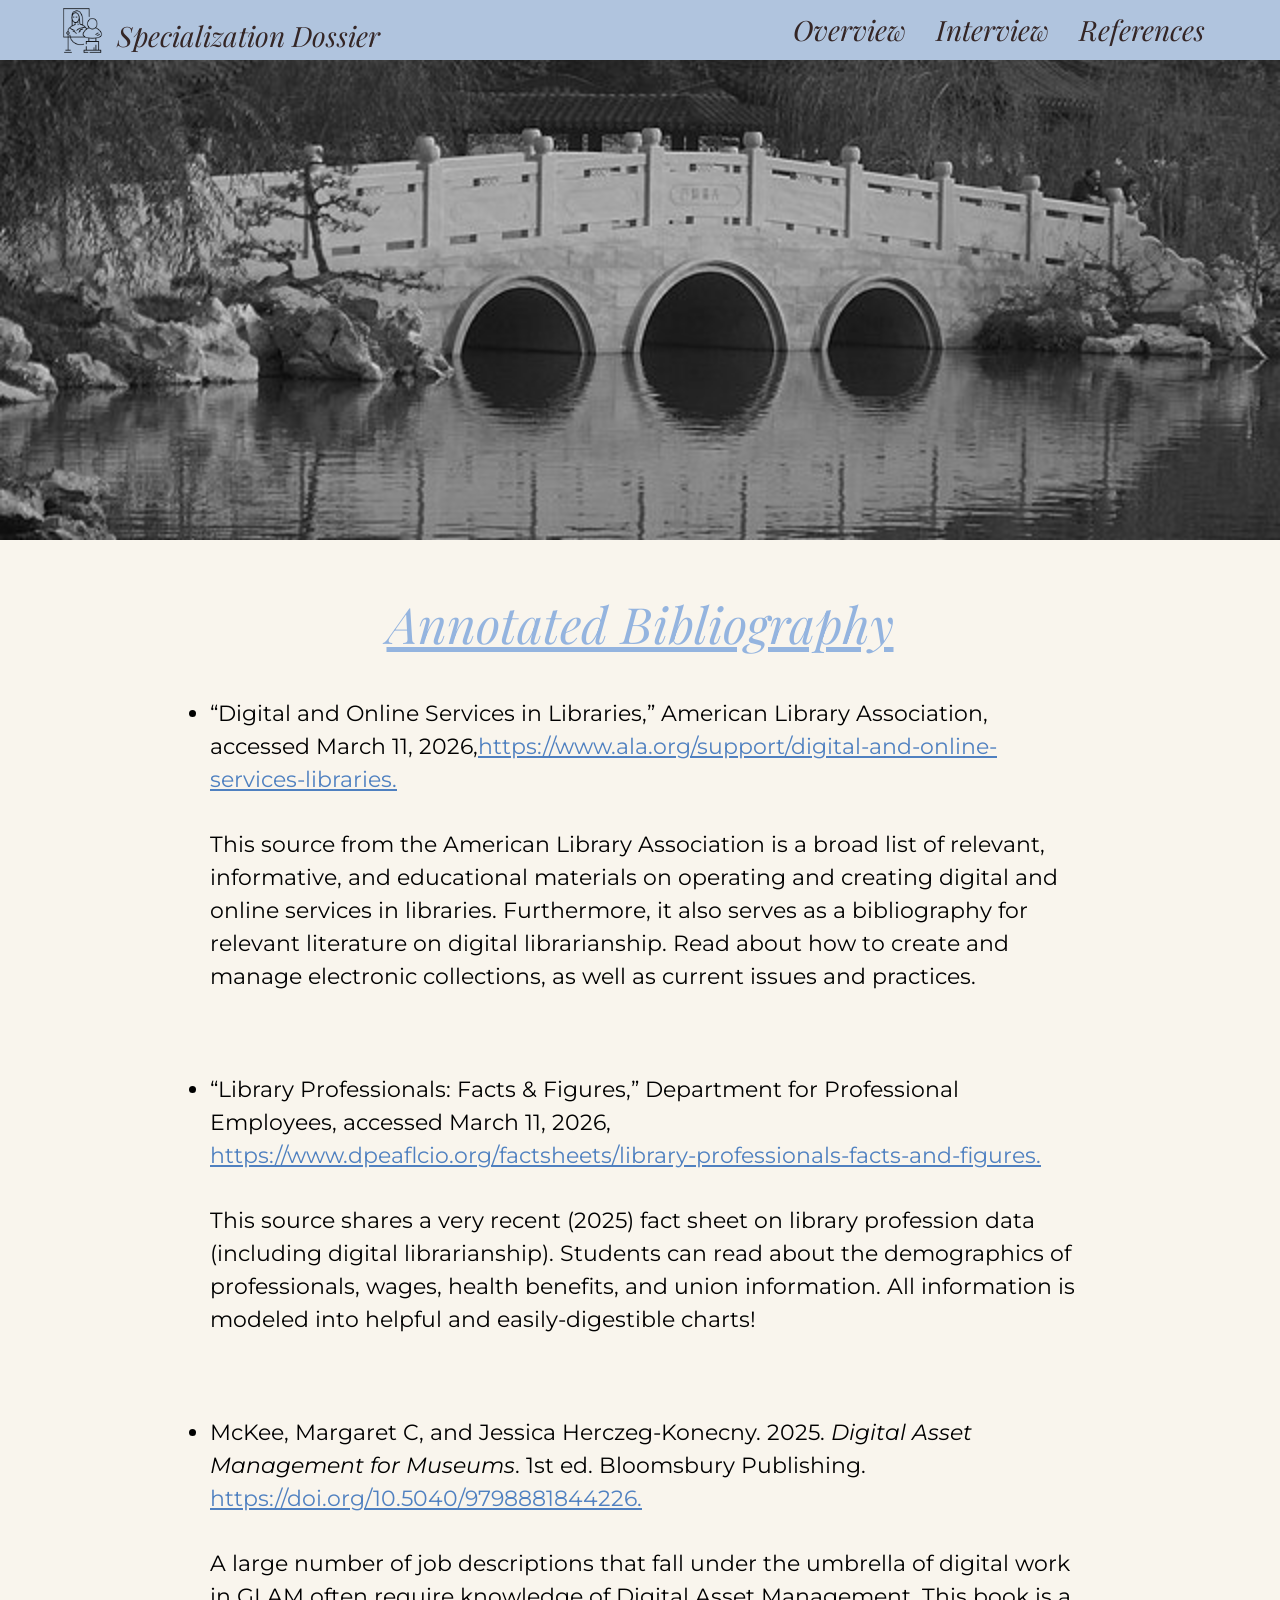
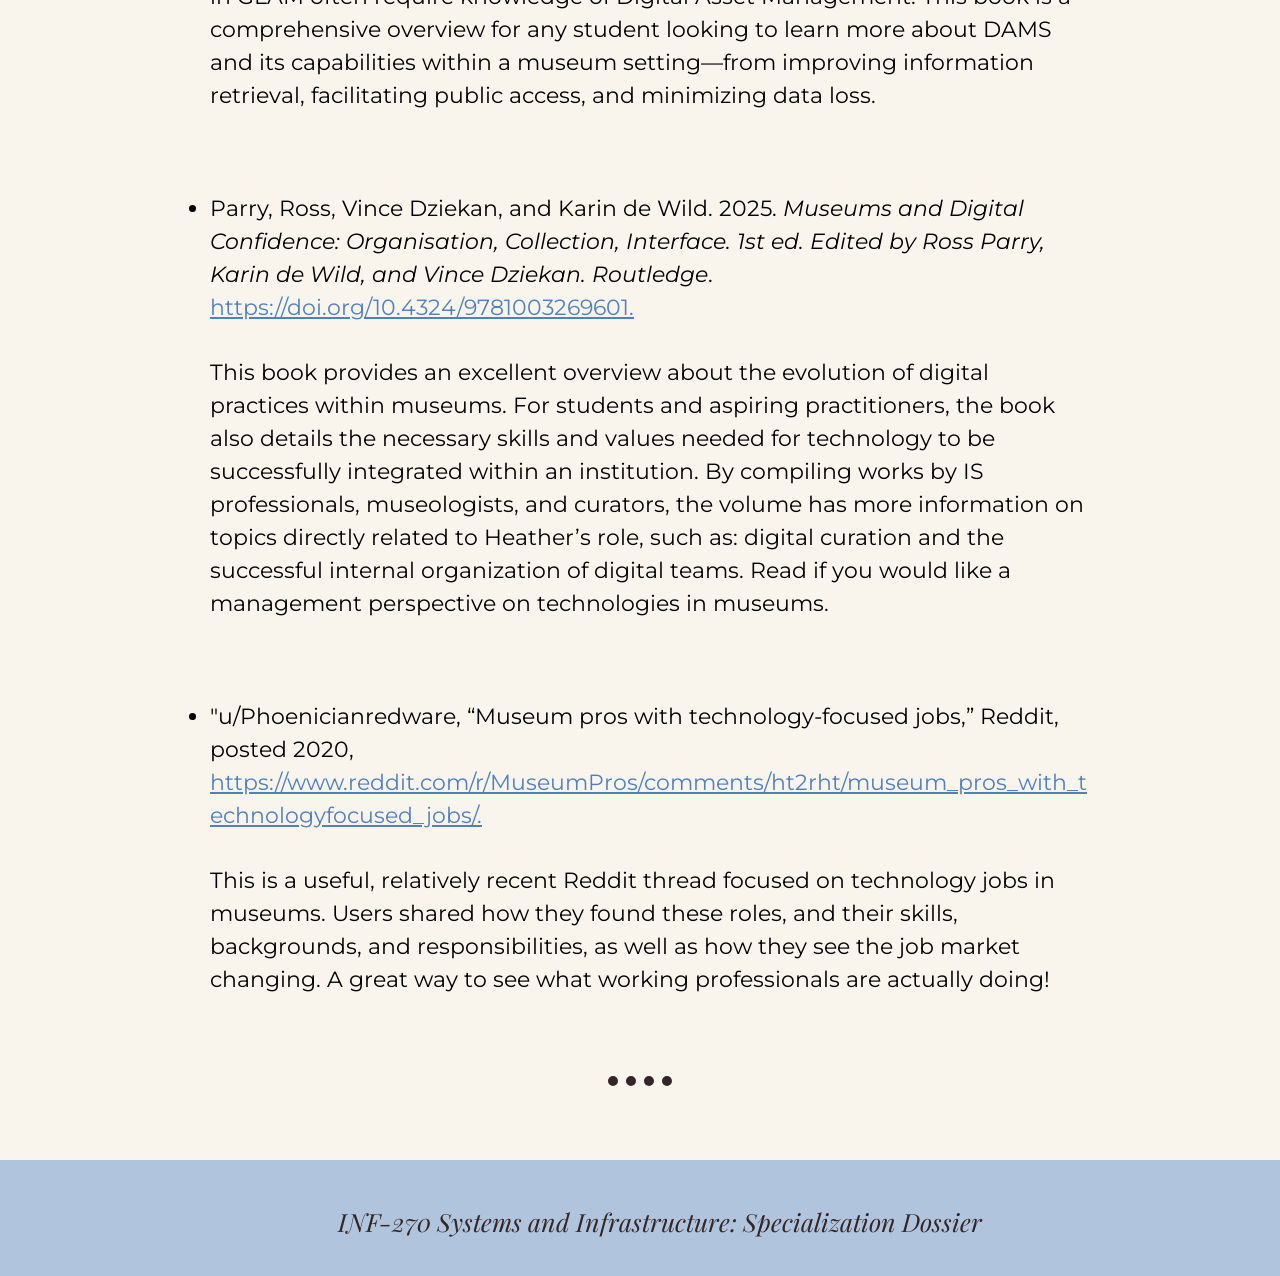
<file: references.html>
<!DOCTYPE html>
<html lang="eng">
<head>
    <meta charset="UTF-8">
    <meta http-equiv="X-UA-Compatible" content="IE=edge">
    <meta name="viewport" content="width=device-width, initial-scale=1.0">
    <title>Specialization Dossier</title>

    <link rel="preconnect" href="https://fonts.googleapis.com">
    <link rel="preconnect" href="https://fonts.gstatic.com" crossorigin>
    <link href="https://fonts.googleapis.com/css2?family=Playfair+Display:ital,wght@0,400..900;1,400..900&family=Source+Sans+3:ital,wght@0,200..900;1,200..900&display=swap" rel="stylesheet">

    <link rel="preconnect" href="https://fonts.googleapis.com">
    <link rel="preconnect" href="https://fonts.gstatic.com" crossorigin>
    <link href="https://fonts.googleapis.com/css2?family=Montserrat:ital,wght@0,100..900;1,100..900&display=swap" rel="stylesheet">

    <link rel="stylesheet" href="style.css">
</head>

<body>
    <header class="hero">
    </header>
    <header class="header-main">
        <div class="icon">
            <img src="museum.png" style="width: 45px; height:45px"> 
        </div>
        <div class="specializationdossier">
            <p>Specialization Dossier</p>
        </div>
      
        <nav>
            <ul>
                <li><a href="index.html">Overview</a>
                    <ul>
                        <li><a href="typical tasks.html">Typical Tasks</a></li>
                        <li><a href="professionalcontext.html">Professional Context</a></li>
                        <li><a href="jobmarketoutlook.html">Job-Market Outlook</a></li>
                        <li><a href="techskillsnap.html">Technical Skill Snapshot</a></li>
                        <li><a href="trainingagenda.html">Training Agenda</a></li>
                        <li><a href="labortrends.html">Labor Trends</a></li>
                        <li><a href="con.html">Contributions</a></li>
                    </ul>
                </li>
                <li><a href="interview.html">Interview</a></li>
                <li><a href="references.html">References</a></li>
            </ul>
        </nav>
    </header>

    <div class="abtitle">
        <p>Annotated Bibliography</p>
    </div>

    <div class="annotations">
        <ul>
          <li>“Digital and Online Services in Libraries,” American Library Association, accessed March 11, 2026,<a href="https://www.ala.org/support/digital-and-online-services-libraries">https://www.ala.org/support/digital-and-online-services-libraries.</a>

         <p>This source from the American Library Association is a broad list of relevant, informative, and educational materials on operating and creating digital and online services in libraries. Furthermore, it also serves as a bibliography for relevant literature on digital librarianship. Read about how to create and manage electronic collections, as well as current issues and practices.</p>
         </li>

           
          <li>“Library Professionals: Facts & Figures,” Department for Professional Employees, accessed March 11, 2026, <a href="https://www.dpeaflcio.org/factsheets/library-professionals-facts-and-figures">https://www.dpeaflcio.org/factsheets/library-professionals-facts-and-figures. </a>

          <p>This source shares a very recent (2025) fact sheet on library profession data (including digital librarianship). Students can read about the demographics of professionals, wages, health benefits, and union information. All information is modeled into helpful and easily-digestible charts!</p>
          </li>

          <li>McKee, Margaret C, and Jessica Herczeg-Konecny. 2025. <i>Digital Asset Management for Museums</i>. 1st ed. Bloomsbury Publishing. <a href="https://doi.org/10.5040/9798881844226">https://doi.org/10.5040/9798881844226.</a>

          <p>A large number of job descriptions that fall under the umbrella of digital work in GLAM often require knowledge of Digital Asset Management. This book is a comprehensive overview for any student looking to learn more about DAMS and its capabilities within a museum setting—from improving information retrieval, facilitating public access, and minimizing data loss.</p>
        </li>

          <li>Parry, Ross, Vince Dziekan, and Karin de Wild. 2025. <i>Museums and Digital Confidence: Organisation, Collection, Interface. 1st ed. Edited by Ross Parry, Karin de Wild, and Vince Dziekan. Routledge</i>. <a href="https://doi.org/10.4324/9781003269601">https://doi.org/10.4324/9781003269601.</a>

          <p>This book provides an excellent overview about the evolution of digital practices within museums. For students and aspiring practitioners, the book also details the necessary skills and values needed for technology to be successfully integrated within an institution. By compiling works by IS professionals, museologists, and curators, the volume has more information on topics directly related to Heather’s role, such as: digital curation and the successful internal organization of digital teams. Read if you would like a management perspective on technologies in museums.</p>
         </li>  
         

          <li>"u/Phoenicianredware, “Museum pros with technology-focused jobs,” Reddit, posted 2020,<a href="https://www.reddit.com/r/MuseumPros/comments/ht2rht/museum_pros_with_technologyfocused_jobs/"> https://www.reddit.com/r/MuseumPros/comments/ht2rht/museum_pros_with_technologyfocused_jobs/.</a>
          <p>This is a useful, relatively recent Reddit thread focused on technology jobs in museums. Users shared how they found these roles, and their skills, backgrounds, and responsibilities, as well as how they see the job market changing. A great way to see what working professionals are actually doing!</p> 
          </li>  
          
        </ul>
    </div>


    <hr class="my-divider">

    <footer class="footer">
        <p>INF-270 Systems and Infrastructure: Specialization Dossier</p>
    </footer>
</file>
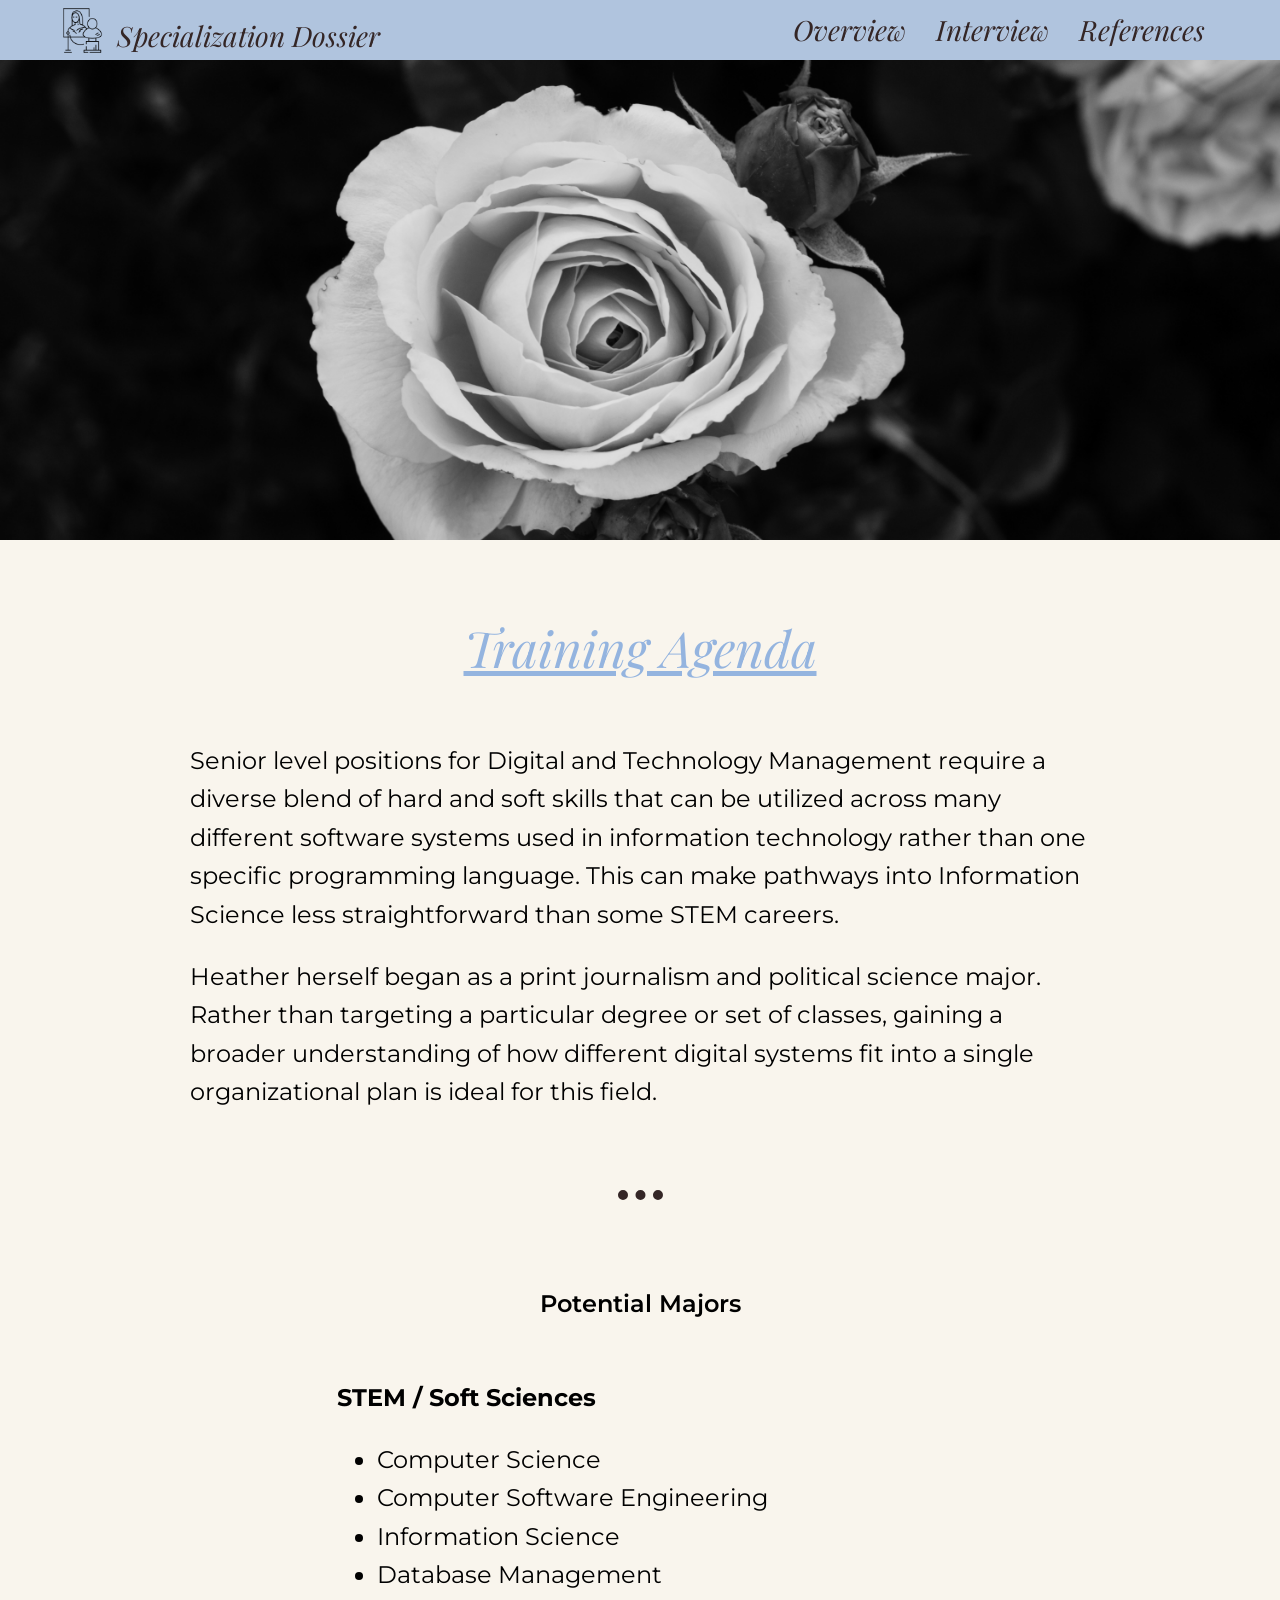
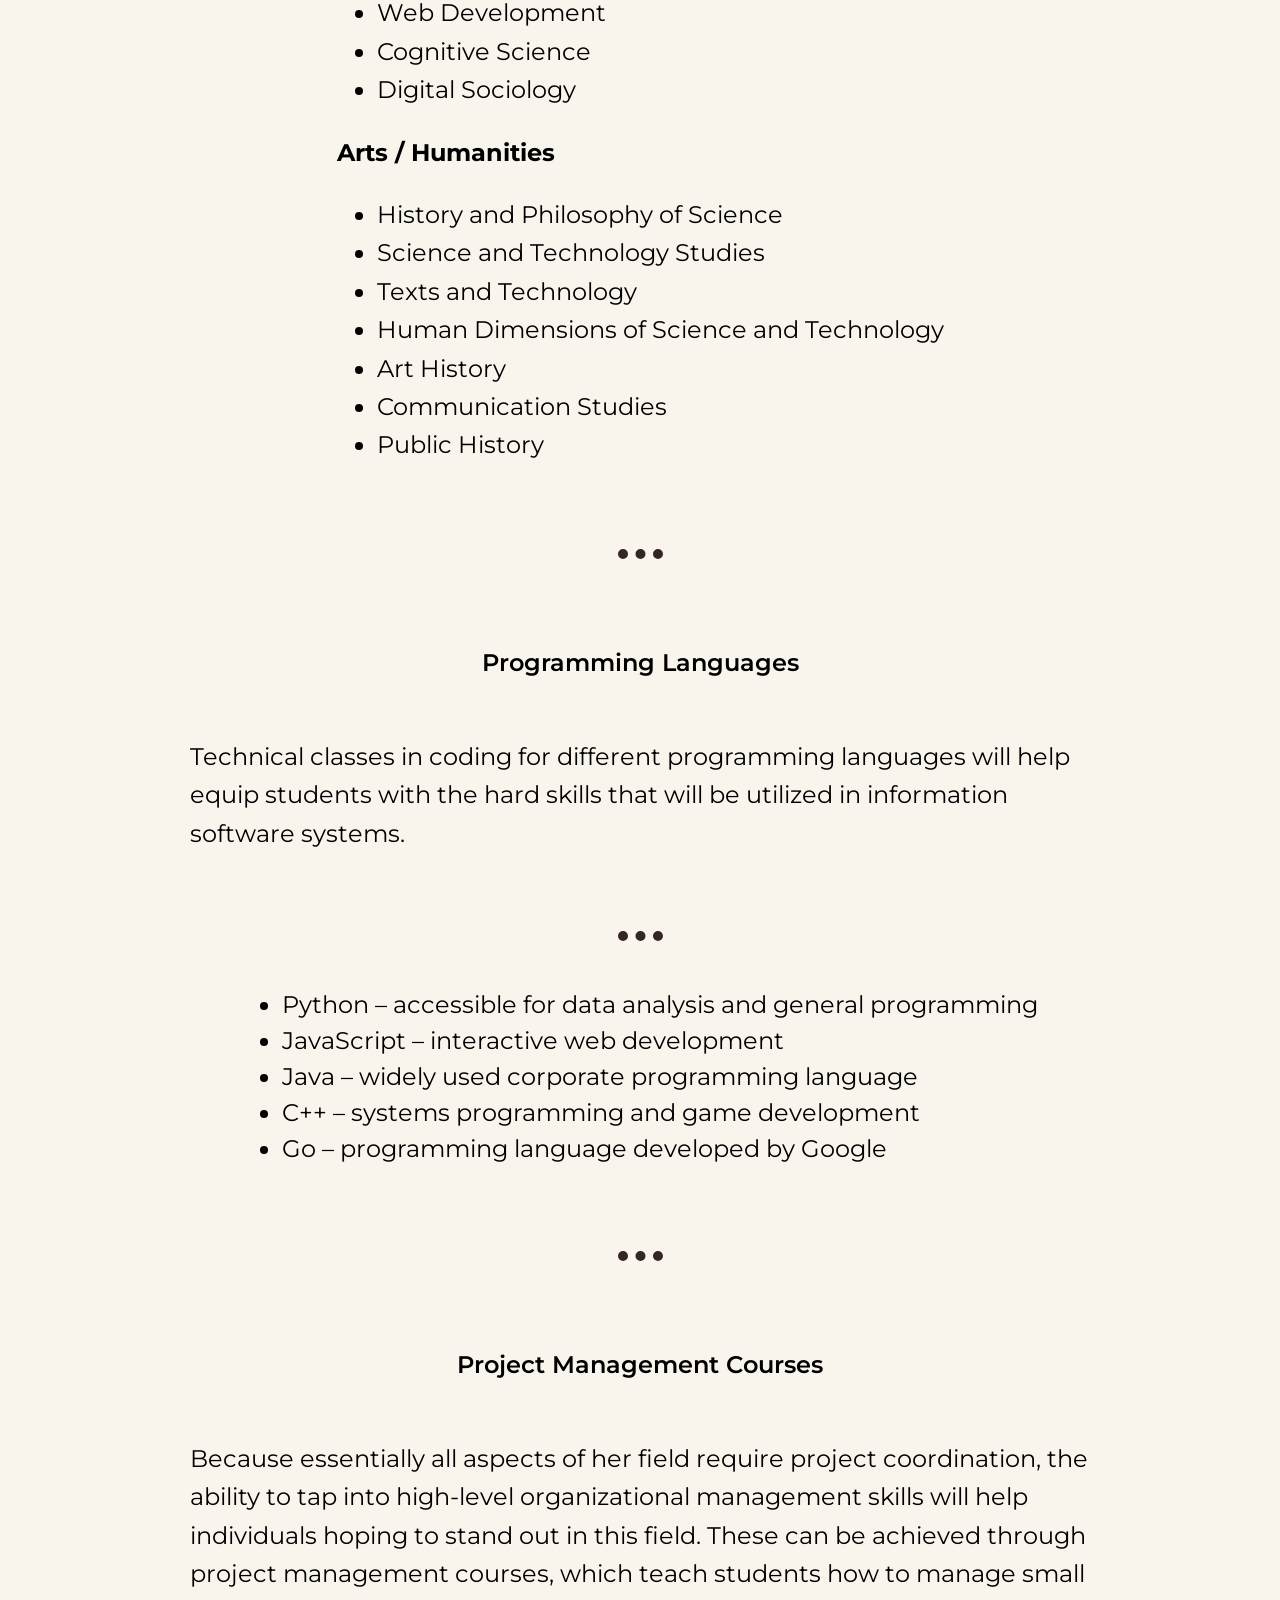
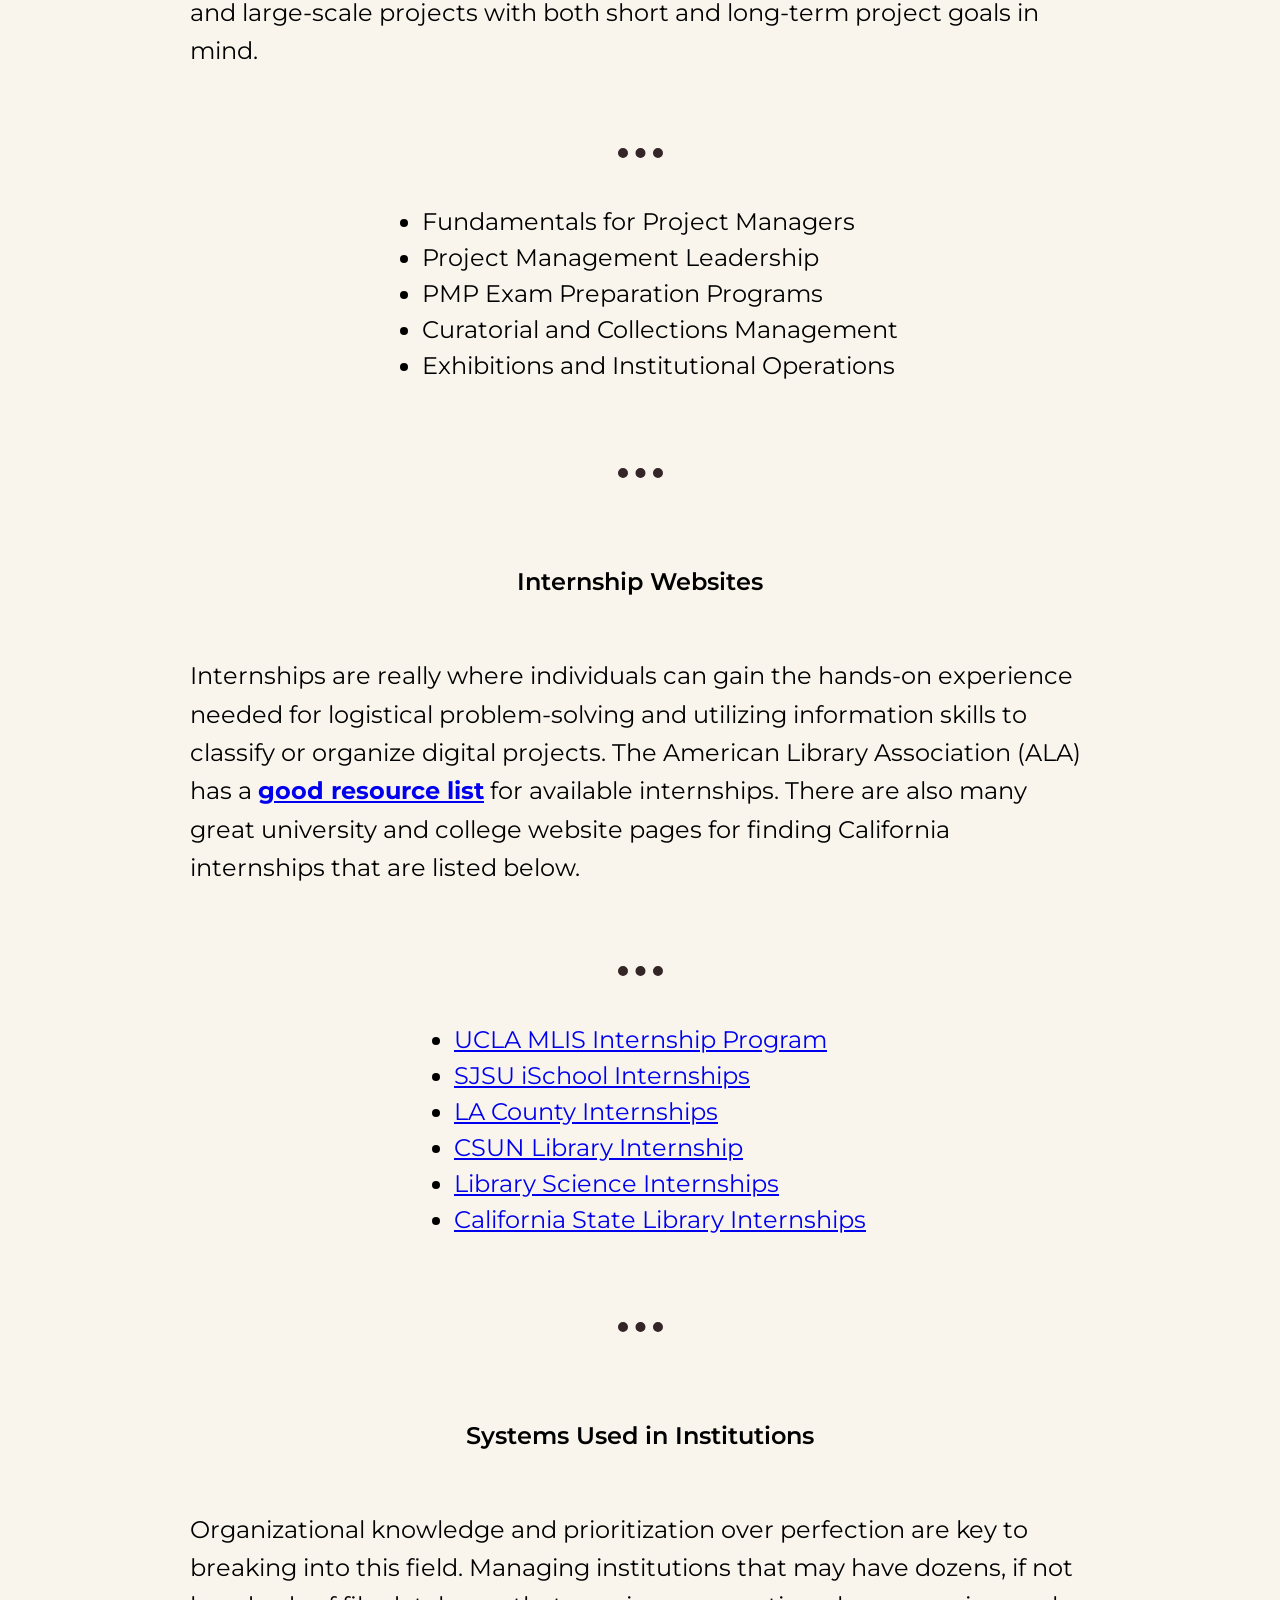
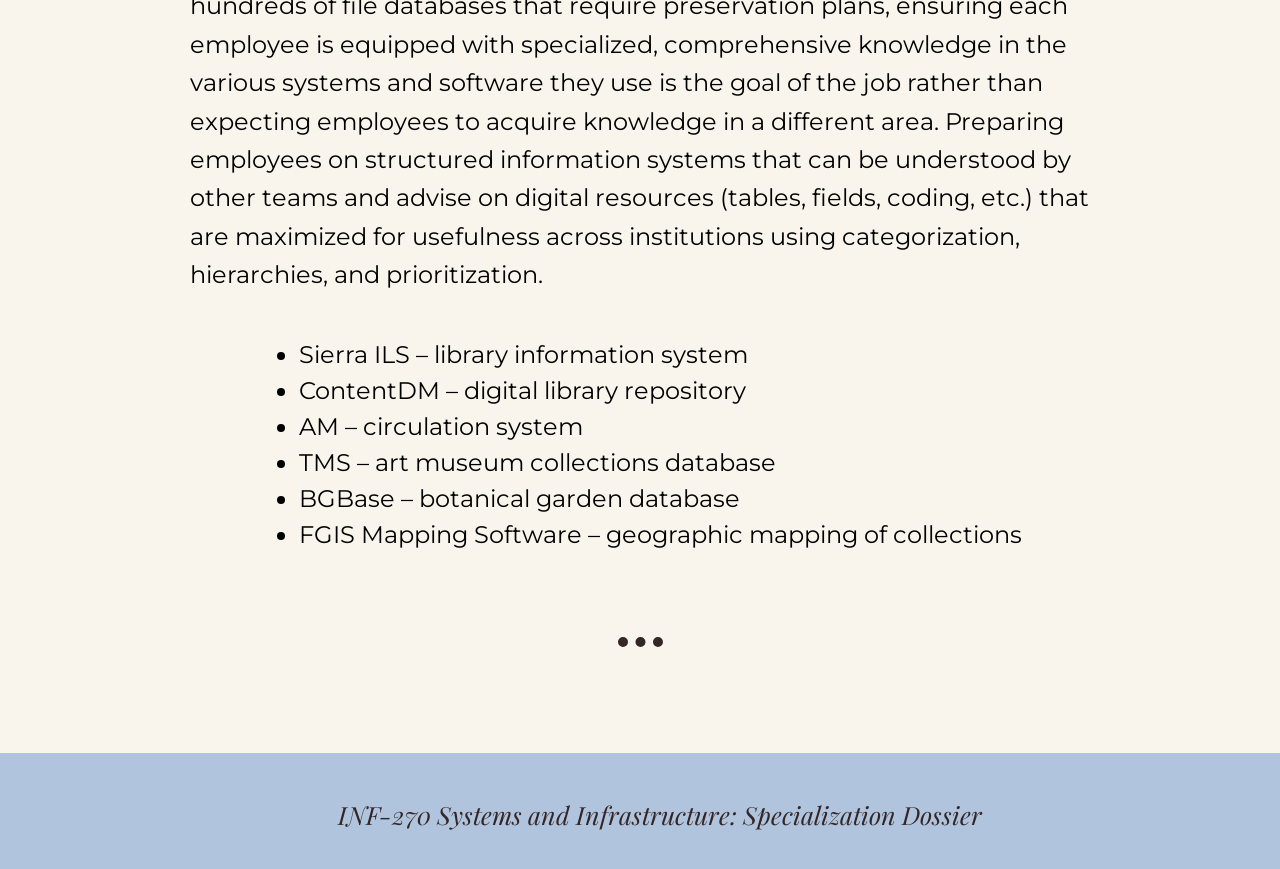
<file: trainingagenda.html>
<!DOCTYPE html>
<html lang="en">
<head>
<meta charset="UTF-8">
<meta http-equiv="X-UA-Compatible" content="IE=edge">
<meta name="viewport" content="width=device-width, initial-scale=1.0">
<title>Specialization Dossier</title>

<link rel="preconnect" href="https://fonts.googleapis.com">
<link rel="preconnect" href="https://fonts.gstatic.com" crossorigin>

<link href="https://fonts.googleapis.com/css2?family=Playfair+Display:ital,wght@0,400..900;1,400..900&family=Source+Sans+3:ital,wght@0,200..900;1,200..900&display=swap" rel="stylesheet">

<link rel="preconnect" href="https://fonts.googleapis.com">
<link rel="preconnect" href="https://fonts.gstatic.com" crossorigin>

<link href="https://fonts.googleapis.com/css2?family=Montserrat:ital,wght@0,100..900;1,100..900&display=swap" rel="stylesheet">

<link rel="stylesheet" href="style.css">

<style>
/* Content container for cleaner layout */
.content{
max-width:900px;
margin:auto;
padding:20px;
}

/* Section title styling */
.sectiontitle{
margin-top:40px;
font-size:24px;
font-weight:600;
}

/* Paragraph spacing */
.trainingagendacontent{
margin-top:15px;
line-height:1.6;
}
</style>

</head>

<body>

<header class="hero4"></header>

<header class="header-main">

<div class="icon">
<img src="museum.png" style="width:45px;height:45px">
</div>

<div class="specializationdossier">
<p>Specialization Dossier</p>
</div>

<nav>
<ul>

<li>
<a href="index.html">Overview</a>
<ul>
<li><a href="typical tasks.html">Typical Tasks</a></li>
<li><a href="professionalcontext.html">Professional Context</a></li>
<li><a href="jobmarketoutlook.html">Job-Market Outlook</a></li>
<li><a href="techskillsnap.html">Technical Skill Snapshot</a></li>
<li><a href="trainingagenda.html">Training Agenda</a></li>
<li><a href="labortrends.html">Labor Trends</a></li>
<li><a href="ai.html">AI Implications</a></li>
<li><a href="con.html">Contributions</a></li>
</ul>
</li>

<li><a href="interview.html">Interview</a></li>
<li><a href="references.html">References</a></li>

</ul>
</nav>

</header>


<main class="content">


<div class="trainingagendatitle">
<p>Training Agenda</p>
</div>


<div class="trainingagendacontent">

<p>
Senior level positions for Digital and Technology Management require a diverse blend of hard and soft skills that can be utilized across many different software systems used in information technology rather than one specific programming language. This can make pathways into Information Science less straightforward than some STEM careers.
</p>

<p>
Heather herself began as a print journalism and political science major. Rather than targeting a particular degree or set of classes, gaining a broader understanding of how different digital systems fit into a single organizational plan is ideal for this field.
</p>

</div>


<hr class="my-divider">


<div class="sectiontitle">
<p>Potential Majors</p>
</div>

<div class="trainingagendacontent">

<p><b>STEM / Soft Sciences</b></p>

<ul>
<li>Computer Science</li>
<li>Computer Software Engineering</li>
<li>Information Science</li>
<li>Database Management</li>
<li>Web Development</li>
<li>Cognitive Science</li>
<li>Digital Sociology</li>
</ul>

<p><b>Arts / Humanities</b></p>

<ul>
<li>History and Philosophy of Science</li>
<li>Science and Technology Studies</li>
<li>Texts and Technology</li>
<li>Human Dimensions of Science and Technology</li>
<li>Art History</li>
<li>Communication Studies</li>
<li>Public History</li>
</ul>

</div>


<hr class="my-divider">


<div class="sectiontitle">
<p>Programming Languages</p>
</div>

<div class="trainingagendacontent">
<p>
Technical classes in coding for different programming languages will help equip students with the hard skills that will be utilized in information software systems.
</p>
</div>


<hr class="my-divider">


<ul>
<li>Python – accessible for data analysis and general programming</li>
<li>JavaScript – interactive web development</li>
<li>Java – widely used corporate programming language</li>
<li>C++ – systems programming and game development</li>
<li>Go – programming language developed by Google</li>
</ul>

</div>


<hr class="my-divider">


<div class="sectiontitle">
<p>Project Management Courses</p>
</div>

<div class="trainingagendacontent">
<p>
Because essentially all aspects of her field require project coordination, the ability to tap into high-level organizational management skills will help individuals hoping to stand out in this field. These can be achieved through project management courses, which teach students how to manage small and large-scale projects with both short and long-term project goals in mind.
</p>
</div>


<hr class="my-divider">

<ul>
<li>Fundamentals for Project Managers</li>
<li>Project Management Leadership</li>
<li>PMP Exam Preparation Programs</li>
<li>Curatorial and Collections Management</li>
<li>Exhibitions and Institutional Operations</li>
</ul>

</div>


<hr class="my-divider">


<div class="sectiontitle">
<p>Internship Websites</p>
</div>

<div class="trainingagendacontent">
<p>
Internships are really where individuals can gain the hands-on experience needed for logistical problem-solving and utilizing information skills to classify or organize digital projects. The American Library Association (ALA) has a <b><a href="http://ww2.aam-us.org/resources/careers/career-management/gaining-experience-professional-education">good resource list</a></b> for available internships. There are also many great university and college website pages for finding California internships that are listed below.
</p>
</div>


<hr class="my-divider">

<ul>
<li><a href="https://seis.ucla.edu/academics/department-of-information-studies/master-of-library-information-science-mlis/mlis-internship-program/">UCLA MLIS Internship Program</a></li>
<li><a href="https://ischool.sjsu.edu/istudent-blog/internships-fellowships-residencies-academic-librarianship">SJSU iSchool Internships</a></li>
<li><a href="https://hr.lacounty.gov/internships-overview/">LA County Internships</a></li>
<li><a href="https://library.csun.edu/about/employment/csun-librarians-legacy-internship">CSUN Library Internship</a></li>
<li><a href="https://www.indeed.com/q-library-science-internship-jobs.html">Library Science Internships</a></li>
<li><a href="https://www.library.ca.gov/work-with-us/internships/">California State Library Internships</a></li>
</ul>

</div>


<hr class="my-divider">


<div class="sectiontitle">
<p>Systems Used in Institutions</p>
</div>

<div class="trainingagendacontent">
<p>
Organizational knowledge and prioritization over perfection are key to breaking into this field. Managing institutions that may have dozens, if not hundreds of file databases that require preservation plans, ensuring each employee is equipped with specialized, comprehensive knowledge in the various systems and software they use is the goal of the job rather than expecting employees to acquire knowledge in a different area. Preparing employees on structured information systems that can be understood by other teams and advise on digital resources (tables, fields, coding, etc.) that are maximized for usefulness across institutions using categorization, hierarchies, and prioritization.
</div>

<ul>
<li>Sierra ILS – library information system</li>
<li>ContentDM – digital library repository</li>
<li>AM – circulation system</li>
<li>TMS – art museum collections database</li>
<li>BGBase – botanical garden database</li>
<li>FGIS Mapping Software – geographic mapping of collections</li>
</ul>

</div>


<hr class="my-divider">


</main>


<footer class="footer">
<p>INF-270 Systems and Infrastructure: Specialization Dossier</p>
</footer>

</body>
</html>
</file>
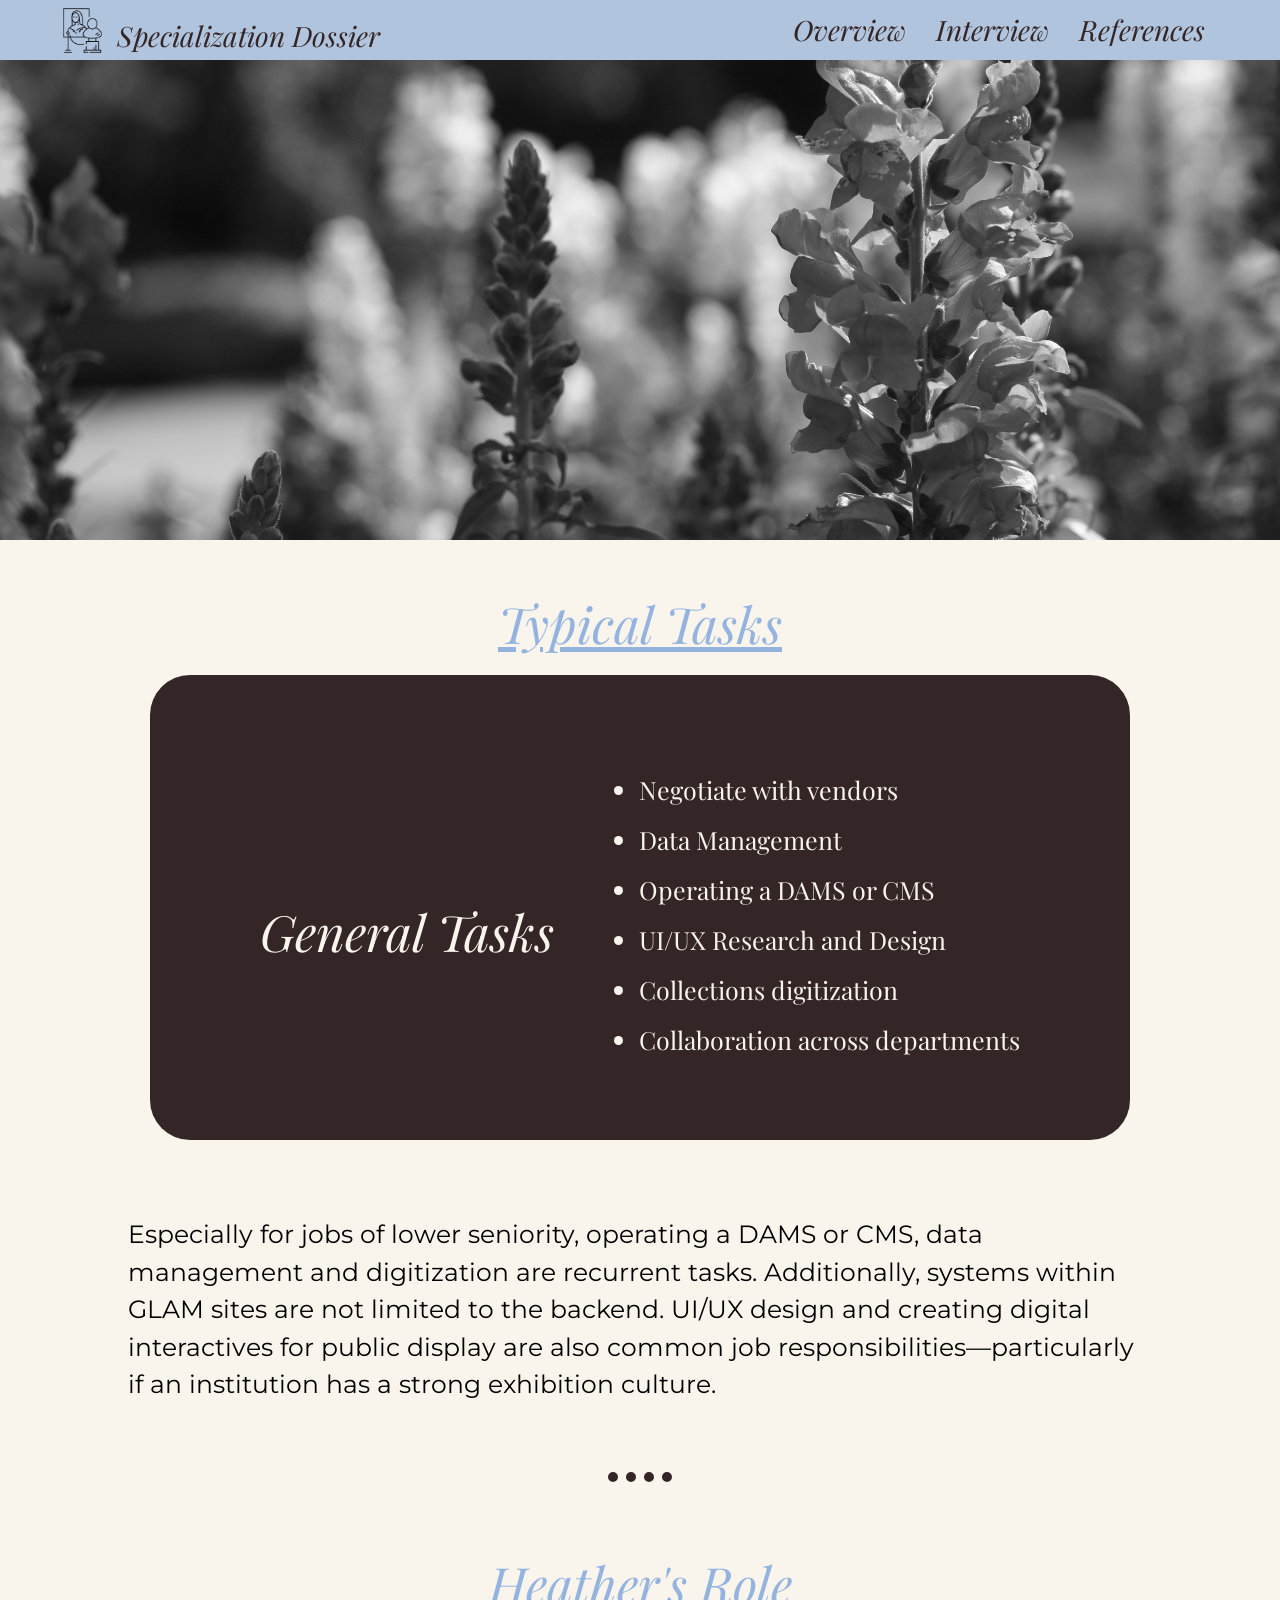
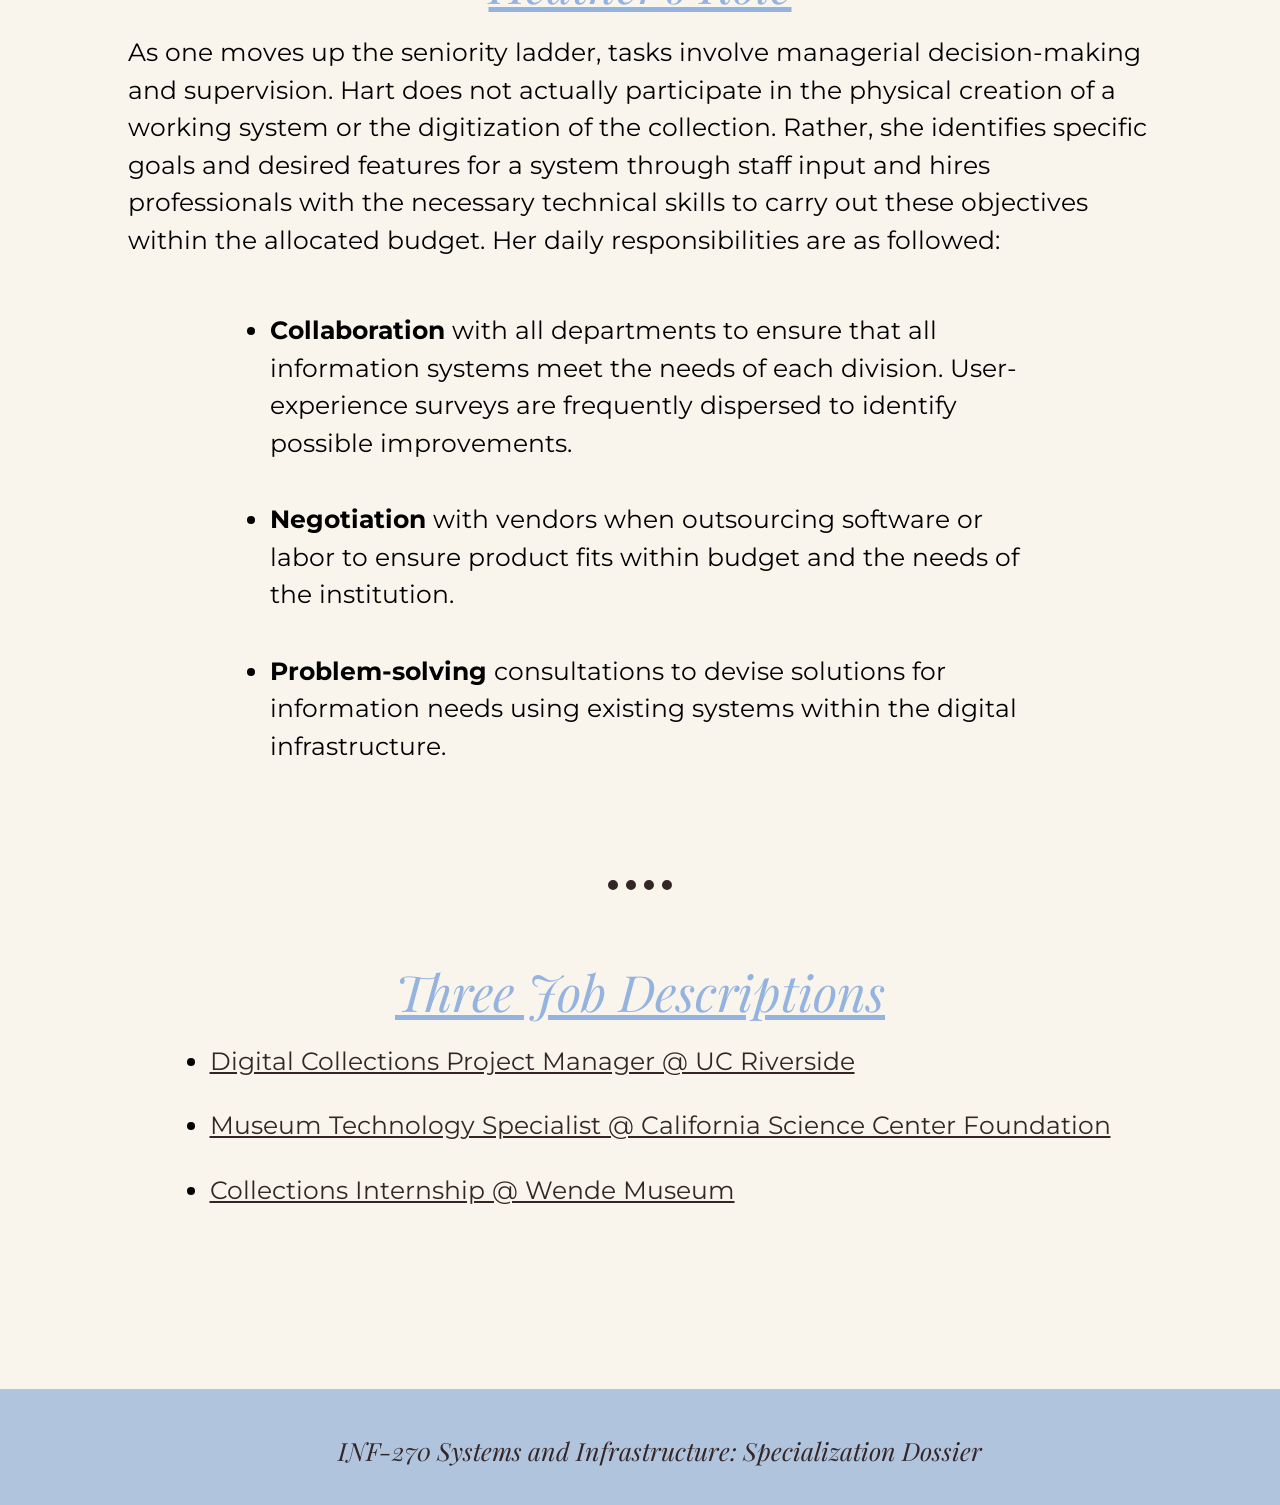
<file: typical tasks.html>
<!DOCTYPE html>
<html lang="eng">
<head>
    <meta charset="UTF-8">
    <meta http-equiv="X-UA-Compatible" content="IE=edge">
    <meta name="viewport" content="width=device-width, initial-scale=1.0">
    <title>Typical Tasks</title>

    <link rel="preconnect" href="https://fonts.googleapis.com">
    <link rel="preconnect" href="https://fonts.gstatic.com" crossorigin>
    <link href="https://fonts.googleapis.com/css2?family=Playfair+Display:ital,wght@0,400..900;1,400..900&family=Source+Sans+3:ital,wght@0,200..900;1,200..900&display=swap" rel="stylesheet">

    <link rel="preconnect" href="https://fonts.googleapis.com">
    <link rel="preconnect" href="https://fonts.gstatic.com" crossorigin>
    <link href="https://fonts.googleapis.com/css2?family=Montserrat:ital,wght@0,100..900;1,100..900&display=swap" rel="stylesheet">

    <link rel="stylesheet" href="style.css">
</head>

<body>
    </header>
    <header class="header-main">
        <div class="icon">
            <img src="museum.png" style="width: 45px; height:45px"> 
        </div>
        <div class="specializationdossier">
            <p>Specialization Dossier</p>
        </div>
        <nav>
            <ul>
                <li><a href="index.html">Overview</a>
                    <ul>
                        <li><a href="typical tasks.html">Typical Tasks</a></li>
                        <li><a href="professionalcontext.html">Professional Context</a></li>
                        <li><a href="jobmarketoutlook.html">Job-Market Outlook</a></li>
                        <li><a href="techskillsnap.html">Technical Skill Snapshot</a></li>
                        <li><a href="trainingagenda.html">Training Agenda</a></li>
                        <li><a href="labortrends.html">Labor Trends</a></li>
                        <li><a href="ai.html">AI Implications</a></li>
                        <li><a href="con.html">Contributions</a></li>
                    </ul>
                </li>
                <li><a href="interview.html">Interview</a></li>
                <li><a href="references.html">References</a></li>
            </ul>
        </nav>
    </header>


    <header class="herotwo">
    </header>

    <div class="typical-tasks-title">
        <p>Typical Tasks</p>
    </div>

    <div class=generaltasks>
        <p>General Tasks</p>
        <ul>
            <li>Negotiate with vendors</li>
            <li>Data Management</li>
            <li>Operating a DAMS or CMS</li>
            <li>UI/UX Research and Design</li>
            <li>Collections digitization</li>
            <li>Collaboration across departments</li>
        </ul>
    </div>

    <div class="generaltasksnotes">
        <p>Especially for jobs of lower seniority, operating a DAMS or CMS, data management and digitization are recurrent tasks. Additionally, systems within GLAM sites are not limited to the backend. UI/UX design and creating digital interactives for public display are also common job responsibilities—particularly if an institution has a strong exhibition culture.</p>
    </div>

    <hr class="my-divider2">

    <div class="heathersrole">
        <p>Heather's Role</p>
    </div>

    <div class="heathersrolecontent">
        <p>As one moves up the seniority ladder, tasks involve managerial decision-making and supervision. Hart does not actually participate in the physical creation of a working system or the digitization of the collection. Rather, she identifies specific goals and desired features for a system through staff input and hires professionals with the necessary technical skills to carry out these objectives within the allocated budget. Her daily responsibilities are as followed:</p>

        <ul>
            <li><b>Collaboration</b> with all departments to ensure that all information systems meet the needs of each division. User-experience surveys are frequently dispersed to identify possible improvements.</li>
            <li><b>Negotiation</b> with vendors when outsourcing software or labor to ensure product fits within budget and the needs of the institution.</li>
            <li><b>Problem-solving</b> consultations to devise solutions for information needs using existing systems within the digital infrastructure.</li>
        </ul>
    </div>

    <hr class="my-divider3">

    <div class="jobdescriptions">
        <p>Three Job Descriptions</p>
    </div>

    <div class="joblinks">
         <ul>
            <li><a href="https://www.indeed.com/viewjob?jk=e832bf7a5ff39d13&utm_campaign=google_jobs_apply&utm_source=google_jobs_apply&utm_medium=organic">Digital Collections Project Manager @ UC Riverside</a></li>
            <li><a href="https://www.indeed.com/jobs?q=museum&l=Los+Angeles%2C+CA&latLong=34.05223%2C-118.24368&locString=Los+Angeles%2C+CA&radius=25&from=searchOnHP&start=10&vjk=a8c0ca9d00253f28">Museum Technology Specialist @ California Science Center Foundation</a></li>
            <li><a href="wendecollections.pdf">Collections Internship @ Wende Museum</a></li>
        </ul>
    </div>

    <footer class="footer">
        <p>INF-270 Systems and Infrastructure: Specialization Dossier</p>
    </footer>
</body>
</html>
</file>
<file: style.css>
:root {
   --menu-count: 3;
}

html, body {
    margin: 0;
    padding: 0;
}

body {
    background-color: rgb(249,245,237) ;
    margin: 0;
}

.header-main {
    width: 100%;
    padding: 0 60px;
    height: 60px; 
    background-color: lightsteelblue;
    display: flex;
    justify-content: space-between;
    position: fixed;
    top: 0;
    z-index: 100;

    box-sizing: border-box;
}

.icon{
    display: flex;
    align-items: center;
}
.specializationdossier{

    display: flex;
    align-items: center;
    margin-left: 1%;

    font-family: "Playfair Display";
    font-style: italic;
    font-size: clamp(1.25rem, 1rem + 1vw, 1.75rem);
    color: rgb(52,38,38) ;
}
.header-main > nav {
    margin-left: auto;

}

.header-main > nav > ul {
    height:100%;
    margin: 0;
    padding-left: 0; 
    list-style: none; 
    display: flex;
    align-self: center;
}

.header-main ul li {
    height: 100%;
    position: relative;
}


.header-main ul li a {
    text-decoration: none;
    top: 0;
    display: block;
    padding: 0 15px;
    height: 100%;
    line-height: 60px;

    font-size: clamp(1.0rem, 1rem + 1vw, 1.75rem);
    font-family: "Playfair Display";
    font-style: italic;
    color: rgb(52,38,38);

    background-color: lightsteelblue;
    cursor: pointer;
    transition: all 100ms ease-in-out;

}

.header-main ul li a:hover {
    background-color: rgb(79, 128, 192) !important;
    color: rgb(52,38,38);
}

/* Dropdown styling start */

.header-main ul li {
    position: relative;
}

.header-main ul li ul {
    display: none;
    position: absolute;
    top: 60px;
    left: 0;

    background-color: lightsteelblue;
    padding: 0;
    margin: 0;
    list-style: none;
}

.header-main ul li:hover > ul {
    display: block;
}

.header-main ul li ul li a {
    display: block;
    padding: 10px 15px;
    line-height: normal;
    font-size: 1rem;
}
/*responsive adjustments for small screens*/

@media (max-width: 600px) {
    .hero {
        min-height: 40vh;
    }

    .title {
        font-size: clamp(24px, 7vw, 40px);
        padding: 12px 0;
    }

    .subtitle {
        font-size: clamp(14px, 4vw, 18px);
        padding: 8px 0;
    }
}

@media (max-width: 600px) {
    .header-main .icon,
    .header-main .specializationdossier {
        display: none;
    }

   
    .header-main nav {
        width: 100%;
        display: flex;
        justify-content: center;
        align-items: center;
        gap: 20px;
        
    }
}

/* for format*/
.hero{
    width: 100%;
    min-height: 60vh;

    background-image: url(bridge-modified.jpg);
    background-size: cover;
    background-position: center;
    background-repeat: no-repeat;

    display: flex;
    justify-content: center;
    align-items: center;
    padding: 0;
}

.hero-content{
    display:flex;
    flex-direction: column;
    align-items: center;
    text-align: center;

}
.title {
    width: 100%;
    background-color: rgb(52,38,38);
    font-weight: normal;
    font-size: clamp(30px, 5vw, 60px);
    font-style: italic;
    color: rgb(148, 180, 223);
    padding: 35px 0;
    margin:0;
    text-align: center;
}

.subtitle {
    width: 100%;
    background-color: rgb(52,38,38);
    font-family: "Montserrat";
    font-size: clamp(16px, 2vw, 20px);
    color: rgb(148, 180, 223);
    padding: 40px 0;
    margin:  -37px 0 0 0;
    text-align: center;
    
    
}

.overview {
    font-family: "Playfair Display";
    font-size: clamp(30px, 4vw, 50px);
    color:rgb(148, 180, 223);
    font-style: italic;
    text-decoration: underline;

    display: flex;
    text-align: center;
    justify-content: center;
    align-items: center;

    margin-top: 4%;
}

.content{
    font-family: "Montserrat";
    font-size: clamp(20px, 2vw, 24px);

    display: flex;
    flex-direction: column;
    justify-content: center;
    align-items: center;
    margin-left: 10%;
    margin-right: 10%;
    line-height: 1.5;
}

.reference1{
  font-family: "Montserrat";
  font-size: clamp(14px, 2vw, 18px);

  display: flex;
  flex-direction: column;
  justify-content: center;
  align-items: center;
  text-align: center;
  margin-left: 10%;
  margin-right: 10%;
  line-height: 1.5;
}

hr.my-divider {
  border: none; 
  height: 10px; 
  width: 5%;
  background-color: rgb(249,245,237); 
  margin-top: 60px;
  border-top: 10px dotted rgb(52,38,38);
}

.footer{
    background-color:lightsteelblue;
    color:rgb(52,38,38);
    font-family: "Playfair Display";
    font-style: italic;
    font-size: clamp(16px, 2vw, 25px);
    text-align: center;
    padding: 20px;
    width: 100%;
    margin-top: 5%;
}

/* Formatting for typical tasks */ 


.herotwo {
    width: 100%;
    min-height: 60vh;

    background-image: url(snapdragons.jpeg);
    background-size: cover;
    background-position: center;
    background-repeat: no-repeat;

    display: flex;
    justify-content: center;
    align-items: center;
    padding: 0;

}

.typical-tasks-title {
    font-family: "Playfair Display";
    font-size: clamp(28px, 4vw, 50px);
    font-style: italic;
    text-decoration: underline;
    color: rgb(148, 180, 223);

    display: flex;
    text-align: center;
    justify-content: center;
    align-items: center;

}

.generaltasks{
    flex-direction: row; 
    display: flex;
    justify-content: center;
    align-items: center;

    background-color:rgb(52,38,38);
    width: 75%;
    max-width: 900px;
    min-height: 400px;
    padding: 40px 40px 25px;

    border-radius: 40px;
    margin: auto; 

    font-family: "Playfair Display";
    font-size: clamp(24px, 4vw, 50px);
    font-style: italic;
    color: rgb(249,245,237);

   
}

.generaltasks ul {
    align-self: center;
    text-align: left;
    font-size: clamp(16px, 2vw, 25px);
    font-style: normal;
    line-height: 2;
    margin-left: 5%;
}

@media (max-width: 768px) {
  .generaltasks {
    flex-direction: column;
    text-align: center;
  }

  .generaltasks ul {
    margin-left: 0;
  }
}
.generaltasksnotes{

    font-family: "Montserrat";
    font-size: clamp(16px, 2vw, 25px);

    display: flex;
    flex-direction: column;
    justify-content: center;
    align-items: center;
    margin-left: 10%;
    margin-right: 10%;
    padding-top: 4%;
    line-height: 1.5;
}

hr.my-divider2 {
  border: none; 
  height: 10px; 
  width: 5%;
  background-color: rgb(249,245,237); 
  margin-top: 50px;
  border-top: 10px dotted rgb(52,38,38);}

.heathersrole {
    font-family: "Playfair Display";
    font-size: clamp(28px, 4vw, 50px);
    font-style: italic;
    text-decoration: underline;
    color: rgb(148, 180, 223);

    display: flex;
    text-align: center;
    justify-content: center;
    align-items: center;

}

.heathersrolecontent{
    font-family: "Montserrat";
    font-size: clamp(16px, 2vw, 25px);

    display: flex;
    flex-direction: column;
    justify-content: center;
    align-items: center;
    margin-left: 10%;
    margin-right: 10%;
    margin-top: -2%;
    line-height: 1.5;
}

.heathersrolecontent ul {
    font-family: "Montserrat";
    font-size: clamp(16px, 2vw, 25px);

    display: flex;
    flex-direction: column;
    justify-content: center;
    align-items: center;
    margin-left: 10%;
    margin-right: 10%;
    padding-top: 1%;
    line-height: 1.5;
}

.heathersrolecontent ul li {
    margin-bottom: 5%;  /* space between list items */
}

hr.my-divider3 {
  border: none; 
  height: 10px; 
  width: 5%;
  background-color: rgb(249,245,237); 
  margin-top: 4%;
  border-top: 10px dotted rgb(52,38,38);}

.jobdescriptions{
    font-family: "Playfair Display";
    font-size: clamp(28px, 4vw, 50px);
    font-style: italic;
    text-decoration: underline;
    color: rgb(148, 180, 223);

    display: flex;
    text-align: center;
    justify-content: center;
    align-items: center;
}

.joblinks{
    font-family: "Montserrat";
    font-size: clamp(16px, 2vw, 25px);

    display: flex;
    flex-direction: column;
    justify-content: center;
    align-items: center;
    margin-left: 10%;
    margin-right: 10%;
    line-height: 1.5;
    margin-top: -2%;
    padding-bottom: 5%;

}

.joblinks a:link {
    color:rgb(52,38,38);
}

.joblinks a:visited{
    color: rgb(52,38,38);
}

.joblinks a:hover{
    color:rgb(79, 128, 192)
}

.joblinks ul li {
    margin-bottom: 3%;  
}

/* Professional Context Formatting*/

.hero3{
    width: 100%;
    min-height: 60vh;

    background-image: url(rosegarden.jpg);
    background-size: cover;
    background-position: center;
    background-repeat: no-repeat;

    display: flex;
    justify-content: center;
    align-items: center;
    padding: 0;
}
.pctitle {
    font-family: "Playfair Display";
    font-size: clamp(28px, 4vw, 50px);
    font-style: italic;
    text-decoration: underline;
    color: rgb(148, 180, 223);

    display: flex;
    text-align: center;
    justify-content: center;
    align-items: center;
}
.pctables,
.pctables2,
.pctables3 {
    display: flex;
    justify-content: center;
    align-items: flex-start;
    align-content: center;

    background-color: rgb(52,38,38);

    width: clamp(220px, 32%, 360px);
    max-width: 800px;

    min-height: 360px;

    padding: 30px 30px 20px;

    border-radius: 40px;

    font-family: "Playfair Display";
    font-size: clamp(20px,4vw, 30px);
    font-style: italic;
    color: rgb(249,245,237);

    text-align: center;
}

.tables-container {
    display: flex;
    justify-content: center;
    flex-wrap: wrap;

    gap: 30px;
}


@media (max-width: 768px) {
    .tables-container {
        flex-direction: column;
        align-items: center;
    }

    .pctables {
        width: 50%;
    }

    .pctables2 {
        width: 50%;
    }

    .pctables3 {
        width: 50%;
    }
}

.pctables ul,
.pctables2 ul,
.pctables3 ul {

    font-style: normal;
    text-align: left;
    line-height: 1.6;
    font-size: clamp(18px, 3.5vw, 22px);

}

.pctables p,
.pctables2 p,
.pctables3 p {
    font-size: clamp(24px, 3vw, 34px);
    margin-bottom: 15px;
}

.pctables li,
.pctables2 li,
.pctables3 ul li {
    margin-bottom: 15px;
}

.tables-container ul li {
    margin-bottom: 0.5em;
}

.tables-container ul li a {
    color: rgb(249,245,237); 
    transition: color 0.3s; 
}

.tables-container ul li a:hover {
    color: rgb(79,128,192);
}

.profcontent{
    font-family: "Montserrat";
    font-size: 25px;

    display: flex;
    flex-direction: column;
    justify-content: center;
    align-items: center;
    margin-left: 10%;
    margin-right: 10%;
    line-height: 1.5; 
}

.profcontent a:link{
    color: rgb(52,38,38) ;
}

.profcontent a:visited{
    color:rgb(52,38,38) ;
}

.profcontent a:hover{
    color:rgb(79, 128, 192);

}

/*Formmating for JobMarketOutlook start here*/

.hero4 {
    width: 100%;
    min-height: 60vh;

    background-image: url(bloom.jpg);
    background-size: cover;
    background-position: center;
    background-repeat: no-repeat;

    display: flex;
    justify-content: center;
    align-items: center;
    padding: 0;  
}

.jbtitle{
    font-family: "Playfair Display";
    font-size: clamp(28px, 4vw, 50px);
    font-style: italic;
    text-decoration: underline;
    color: rgb(148, 180, 223);

    text-align: center;
    justify-content: center;
    align-items: center;
}

.jbcontent{
    font-family: "Montserrat";
    font-size: clamp(20px, 2vw, 24px);

    display: flex;
    flex-direction: column;
    justify-content: center;
    align-items: center;


    margin-left: 10%;
    margin-right: 10%;
    line-height: 1.5;
}

.reference2{
  font-family: "Montserrat";
  font-size: clamp(14px, 2vw, 18px);

  display: flex;
  flex-direction: column;
  justify-content: center;
  align-items: center;
  text-align: center;
  margin-left: 10%;
  margin-right: 10%;
  line-height: 1.5;
}

/*Formatting for Technical Skill Snapshot start here*/

.hero5 {
    width: 100%;
    min-height: 60vh;

    background-image: url(chinesegarden.png);
    background-size: cover;
    background-position: center;
    background-repeat: no-repeat;

    display: flex;
    justify-content: center;
    align-items: center;
    padding: 0;  
}

.techskilltitle{
    font-family: "Playfair Display";
    font-size: clamp(28px, 4vw, 50px);
    font-style: italic;
    text-decoration: underline;
    color: rgb(148, 180, 223);

    display: flex;
    text-align: center;
    justify-content: center;
    align-items: center;
}

.techskillcontent{
    font-family: "Montserrat";
    font-size: clamp(24px, 3vw, 26px);

    display: flex;
    flex-direction: column;
    justify-content: center;
    align-items: center;


    margin-left: 10%;
    margin-right: 10%;
    line-height: 1.5; 
}

.specificskills{
    font-family: "Playfair Display";
    font-size: clamp(28px, 4vw, 50px);
    font-style: italic;
    text-decoration: underline;
    color: rgb(148, 180, 223);

    display: flex;
    text-align: center;
    justify-content: center;
    align-items: center;
}

@media (max-width: 600px) {
    .listcontainer{
        flex-direction: column;
        align-items: center;
        text-align: left;
    }

    .listcontainer ul{
        padding-left: 0;
        list-style-position: inside;
    }
}

.listcontainer{
    font-family: "Montserrat";
    font-size: clamp(24px, 3vw, 26px);

    display: flex;
    justify-content: center;
    gap: 60px;
    margin-top: -2%;
    margin-left: 10%;
    margin-right: 10%;
    flex-wrap: wrap;
}



/*Formatting for Training Agenda begin here*/

.hero6 {
    width: 100%;
    min-height: 60vh;

    background-image: url(book.png);
    background-size: cover;
    background-position: center;
    background-repeat: no-repeat;

    display: flex;
    justify-content: center;
    align-items: center;
    padding: 0;  
}

.trainingagendatitle{
    font-family: "Playfair Display";
    font-size: clamp(28px, 4vw, 50px);
    font-style: italic;
    text-decoration: underline;
    color: rgb(148, 180, 223);

    display: flex;
    text-align: center;
    justify-content: center;
    align-items: center;
}

/*Labor Trends formatting begins here*/
.hero7 {
    width: 100%;
    min-height: 60vh;

    background-image: url(artgallery.jpg);
    background-size: cover;
    background-position: center;
    background-repeat: no-repeat;

    display: flex;
    justify-content: center;
    align-items: center;
    padding: 0;  
}

.labortrendstitle{
    font-family: "Playfair Display";
    font-size: clamp(28px, 4vw, 50px);
    font-style: italic;
    text-decoration: underline;
    color: rgb(148, 180, 223);

    display: flex;
    text-align: center;
    justify-content: center;
    align-items: center;
}

.labortrendcontainer{
    font-family: "Montserrat";
    font-size: clamp(18px, 2.5vw, 22px);

    max-width: 900px;
    width: 90%;
    margin: 0 auto;

    line-height: 1.5; 
}

.jobdis header {
    text-align: center;
}

.enterprofession header {
    text-align: center;
}

.md header{
   text-align: center;
   margin-top: 15%;
}

.jobdis{
    margin-top: 10%;
}

.reference3{
  font-family: "Montserrat";
  font-size: clamp(14px, 2vw, 18px);

  display: flex;
  flex-direction: column;
  justify-content: center;
  align-items: center;
  text-align: center;
  margin-left: 10%;
  margin-right: 10%;
  line-height: 1.5;
}

.reference3 a {
  word-break: break-all;
  overflow-wrap: break-word;
}



/* formatting for interview page*/
.interviewtitle{
    font-family: "Playfair Display";
    font-size: clamp(35px, 4vw, 50px);
    font-style: italic;
    text-decoration: underline;
    color: rgb(148, 180, 223);

    display: flex;
    text-align: center;
    justify-content: center;
    align-items: center;
}


.imaterials{
    font-family: "Montserrat";
    font-size: clamp(24px, 3vw, 26px);

    display: flex;
    flex-direction: column;
    justify-content: center;
    align-items: center;

    margin-top: -3%;
    margin-left: 10%;
    margin-right: 10%;
    line-height: 2.0; 
}  


.imaterials a:link{
    color: rgb(52,38,38) ;
}

.imaterials a:visited{
    color:rgb(52,38,38) ;
}

.imaterials a:hover {
    color: rgb(79, 128, 192);
}

/*Formatting for References Page*/
.abtitle{
    font-family: "Playfair Display";
    font-size: clamp(35px, 4vw, 50px);
    font-style: italic;
    text-decoration: underline;
    color: rgb(148, 180, 223);

    display: flex;
    text-align: center;
    justify-content: center;
    align-items: center;
}

.annotations {
    font-family: "Montserrat";
    font-size: clamp(18px, 2.5vw, 22px);

    max-width: 900px;
    width: 90%;
    margin: 0 auto;

    line-height: 1.5;
}

.annotations ul {
    padding-left: 20px;
}

.annotations li {
    margin-bottom: 5rem;
}

.annotations p {
    margin-top: 2rem;
}

@media (max-width: 600px) {
    .annotations {
        font-size: 18px;
        width: 92%;
        line-height: 1.7;
    }
}

.annotations a {
    overflow-wrap: break-word;
    word-break: break-word;
}

.annotations a:link{
    color: rgb(79, 128, 192);
}

.annotations a:visited{
    color: rgb(79, 128, 192);
}

main{
max-width:900px;
margin:auto;
padding:30px;
line-height:1.6;
}

p{
margin-bottom:18px;
}

h1, h2{
margin-top:40px;
margin-bottom:15px;
}

/* Ai implications formatting*/
.hero8 {
    width: 100%;
    min-height: 60vh;

    background-image: url(japan.jpg);
    background-size: cover;
    background-position: center;
    background-repeat: no-repeat;

    display: flex;
    justify-content: center;
    align-items: center;
    padding: 0;  
}

.aititle{
    font-family: "Playfair Display";
    font-size: clamp(35px, 4vw, 50px);
    font-style: italic;
    text-decoration: underline;
    color: rgb(148, 180, 223);

    display: flex;
    text-align: center;
    justify-content: center;
    align-items: center; 
}

.aicontent{
    font-family: "Montserrat";
    font-size: clamp(18px, 2.5vw, 22px);

    max-width: 900px;
    width: 90%;
    margin: 0 auto;

    line-height: 1.5; 
}

.reference4 {
  font-family: "Montserrat";
  font-size: clamp(14px, 2vw, 18px);

  display: flex;
  flex-direction: column;
  justify-content: center;
  align-items: center;
  text-align: center;
  margin-left: 10%;
  margin-right: 10%;
  line-height: 1.5;
}

/*Contributions formatting*/
.contitle{
   font-family: "Playfair Display";
    font-size: clamp(35px, 4vw, 50px);
    font-style: italic;
    text-decoration: underline;
    color: rgb(148, 180, 223);

    display: flex;
    text-align: center;
    justify-content: center;
    align-items: center;  
}

.concontent{
    font-family: "Montserrat";
    font-size: clamp(18px, 2.5vw, 22px);

    max-width: 900px;
    width: 90%;
    margin: 0 auto;

    line-height: 1.5; 
}
</file>
